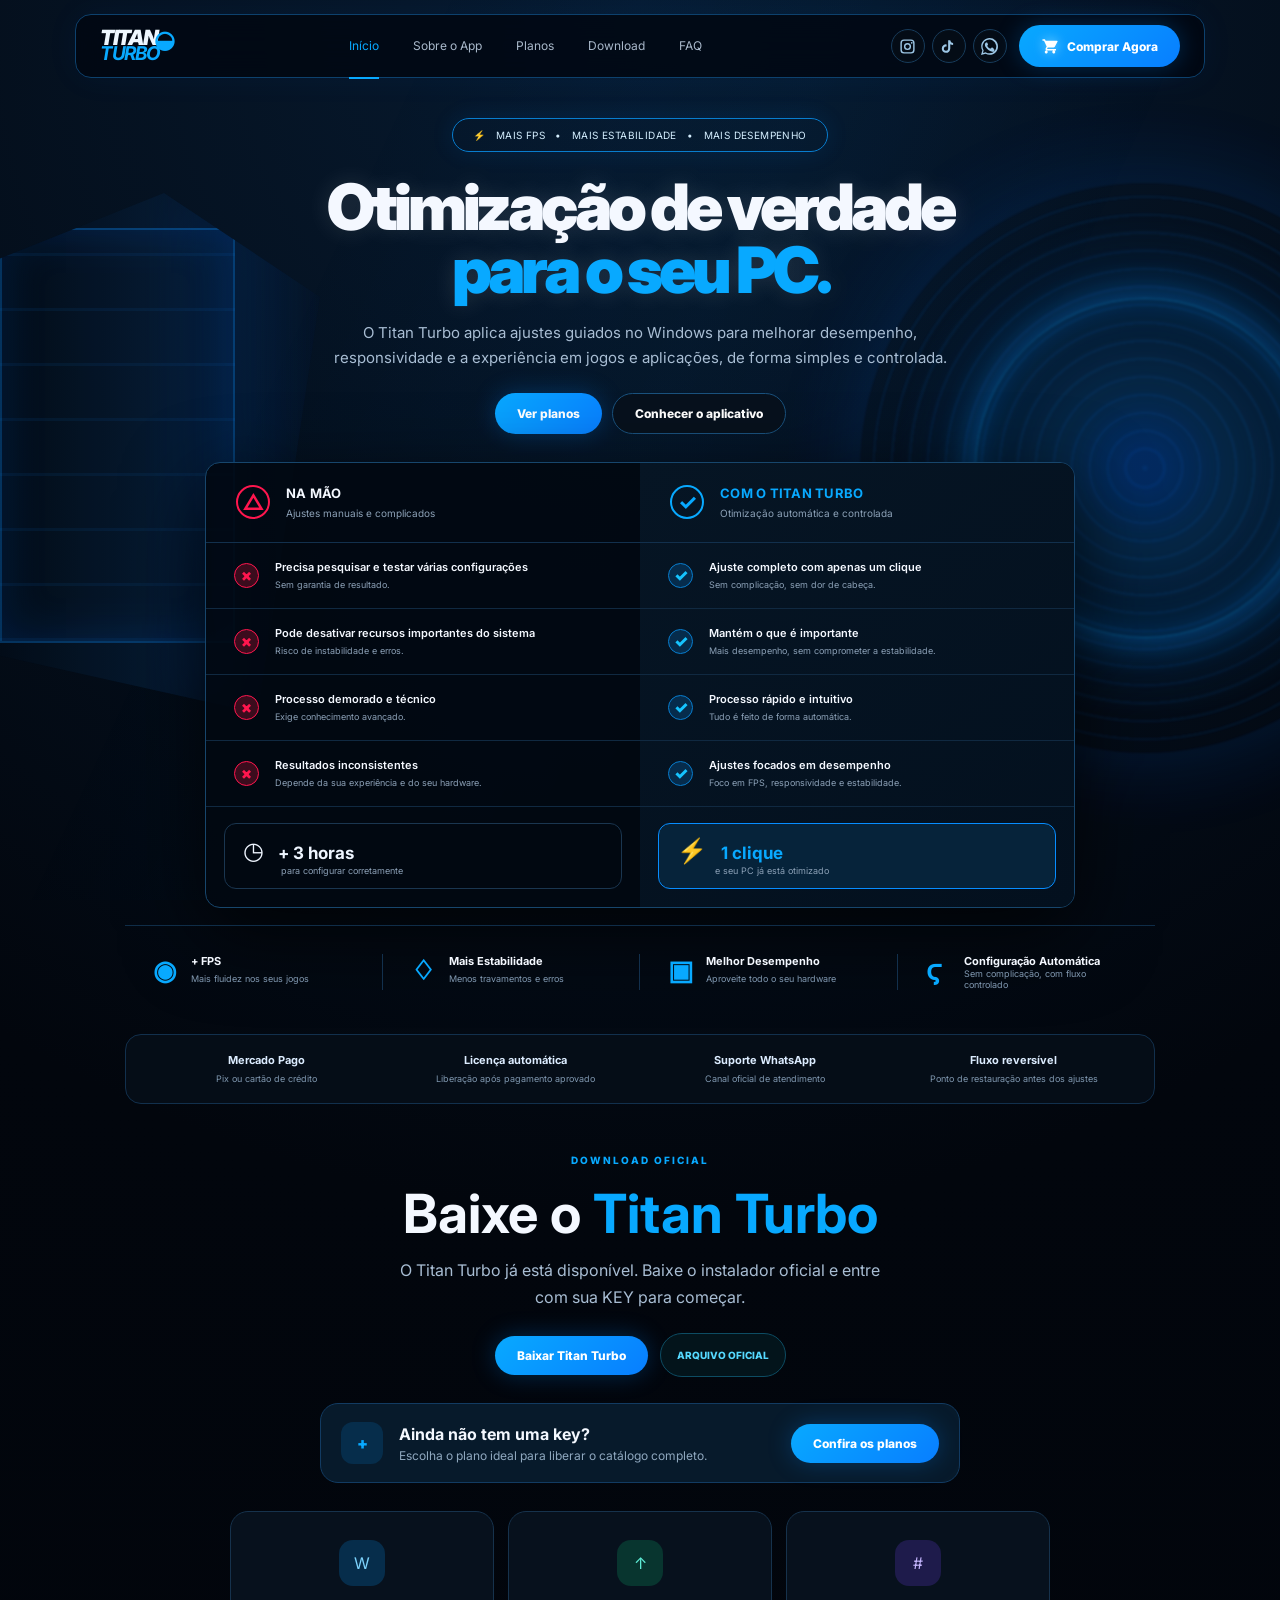
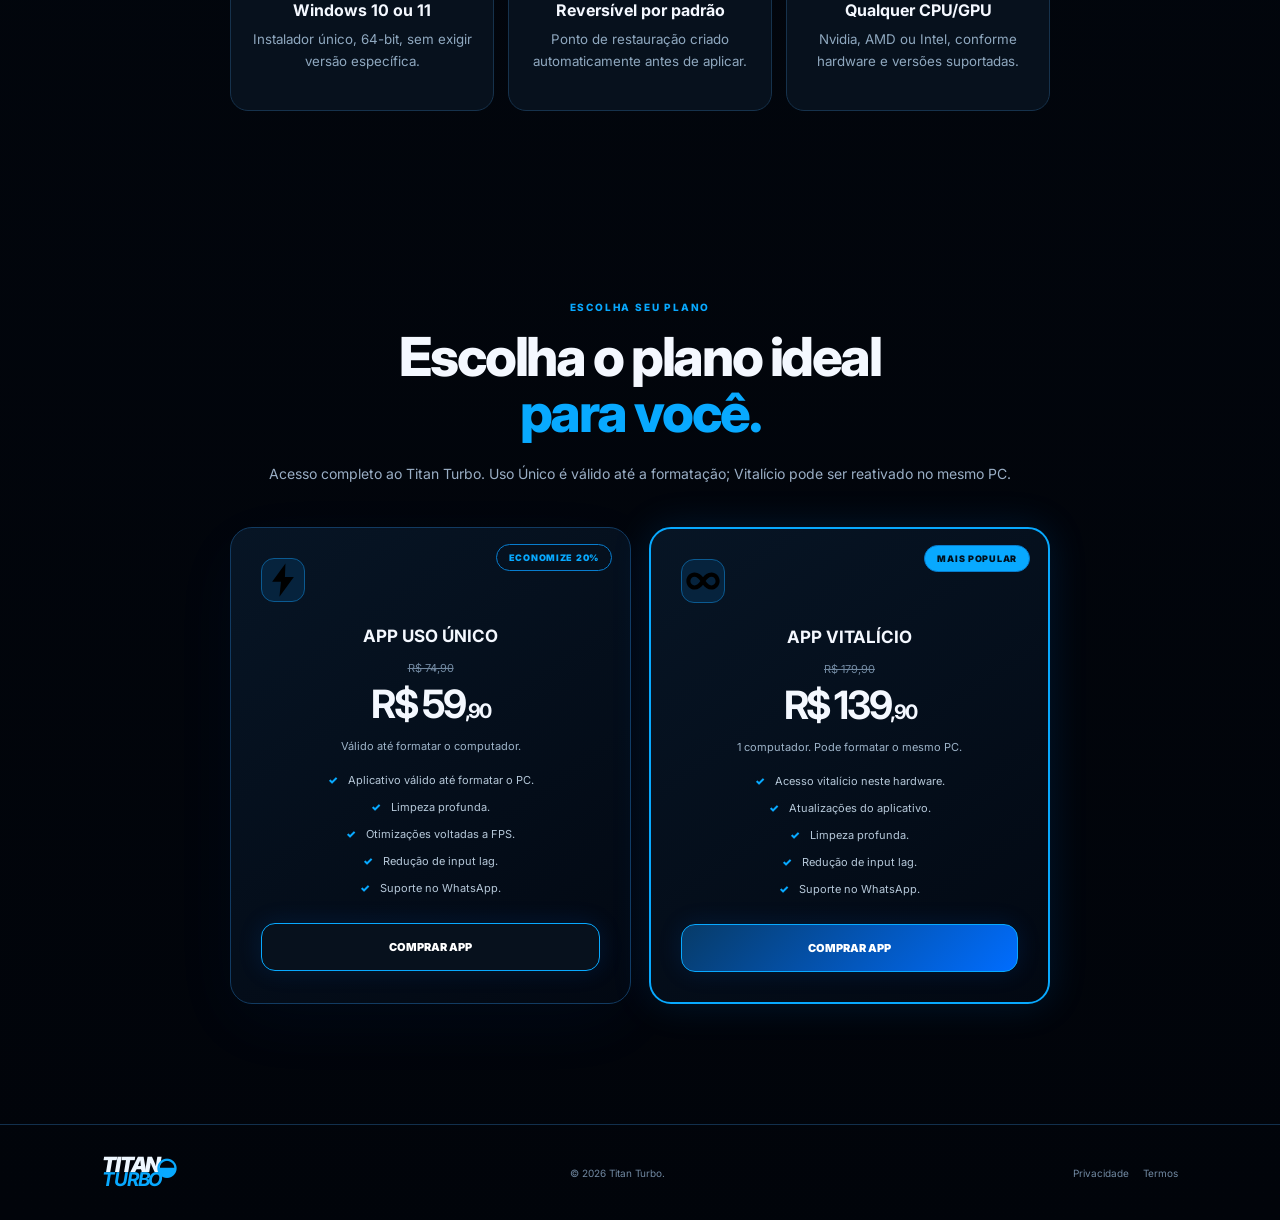
<file: index.html>
<!doctype html>
<html lang="pt-BR">
<head>
  <meta charset="UTF-8"><meta name="viewport" content="width=device-width, initial-scale=1">
  <title>TITAN TURBO — Otimização de verdade para o seu PC</title>
  <meta name="description" content="Otimize o Windows 10 ou 11 com ajustes guiados para desempenho, responsividade e jogos. Conheça o Titan Turbo, veja os planos e baixe o aplicativo.">
  <link rel="canonical" href="https://titanturbo.com.br/">
  <meta property="og:type" content="website">
  <meta property="og:locale" content="pt_BR">
  <meta property="og:site_name" content="Titan Turbo">
  <meta property="og:title" content="Titan Turbo — Otimização de desempenho para Windows">
  <meta property="og:description" content="Otimize o Windows 10 ou 11 com ajustes guiados para desempenho, responsividade e jogos. Conheça o Titan Turbo, veja os planos e baixe o aplicativo.">
  <meta property="og:url" content="https://titanturbo.com.br/">
  <meta property="og:image" content="https://titanturbo.com.br/app/titan-app-panel.png">
  <meta name="twitter:card" content="summary_large_image">
  <link rel="icon" href="favicon.svg?v=4" type="image/svg+xml">
  <link href="https://fonts.googleapis.com/css2?family=Inter:wght@400;500;600;700;800;900&display=swap" rel="stylesheet">
  <link rel="stylesheet" href="style.css?v=3">
  <link rel="stylesheet" href="logo.css">
  <link rel="stylesheet" href="home-plans-fix.css?v=1">
  <style>
    #home-dl{width:min(820px,calc(100% - 32px));margin:50px auto 70px;padding:0;text-align:center}
    #home-dl h2{font-size:clamp(36px,5vw,54px);line-height:1.05;margin:10px 0 14px}
    #home-dl .lead{max-width:480px;margin:0 auto 22px;color:#a8bdd3;line-height:1.7}
    #home-dl .rowbtns{display:flex;justify-content:center;align-items:center;gap:12px;flex-wrap:wrap;margin-bottom:26px}
    #home-dl .ok{display:inline-flex;align-items:center;height:44px;padding:0 16px;border-radius:999px;border:1px solid #0d4c63;background:#03141b;color:#55d9ff;font-size:10px;font-weight:800}
    #home-dl .box{display:flex;align-items:center;gap:16px;text-align:left;width:min(640px,100%);margin:0 auto 28px;padding:18px 20px;border-radius:18px;border:1px solid #123b62;background:#071a2b}
    #home-dl .sq{width:42px;height:42px;flex:0 0 42px;border-radius:12px;background:#062d4b;color:#08a9ff;display:grid;place-items:center;font-weight:900}
    #home-dl .box b{display:block}
    #home-dl .box span{display:block;color:#8fa8bf;font-size:12px;margin-top:4px}
    #home-dl .box .buy{margin-left:auto;white-space:nowrap}
    #home-dl .g3{display:grid;grid-template-columns:1fr 1fr 1fr;gap:14px}
    #home-dl .g3 article{border:1px solid #16324c;border-radius:18px;background:#07111d;padding:28px 16px;min-height:200px}
    #home-dl .g3 i{display:grid;place-items:center;width:46px;height:46px;margin:0 auto 14px;border-radius:14px;font-style:normal;background:#062d4b;color:#7dd3fc}
    #home-dl .g3 article:nth-child(2) i{background:#08352f;color:#5eead4}
    #home-dl .g3 article:nth-child(3) i{background:#1e1b4b;color:#c4b5fd}
    #home-dl .g3 b{display:block;margin-bottom:8px}
    #home-dl .g3 small{color:#8fa8bf;line-height:1.55}
    @media(max-width:700px){#home-dl .box{flex-wrap:wrap}#home-dl .box .buy{width:100%;margin-left:0}#home-dl .g3{grid-template-columns:1fr}}
  </style>
<script type="application/ld+json">{"@context":"https://schema.org","@type":"SoftwareApplication","name":"Titan Turbo","applicationCategory":"UtilitiesApplication","operatingSystem":"Windows 10, Windows 11","url":"https://titanturbo.com.br/","image":"https://titanturbo.com.br/app/titan-app-panel.png","offers":[{"@type":"Offer","name":"APP USO ÚNICO","price":"59.90","priceCurrency":"BRL","url":"https://titanturbo.com.br/checkout/?plan=once"},{"@type":"Offer","name":"APP VITALÍCIO","price":"139.90","priceCurrency":"BRL","url":"https://titanturbo.com.br/checkout/?plan=life"}]}</script>
</head>
<body>
<header class="topbar"><a class="brand" href="./"><span>TITAN</span><b>TURBO</b><i>◒</i></a>
<nav><a class="active" href="./">Início</a><a href="/app/">Sobre o App</a><a href="/planos/">Planos</a><a href="/download/">Download</a><a href="/faq/">FAQ</a></nav><details class="mobile-nav"><summary>Menu</summary><div><a href="/">Início</a><a href="/app/">Sobre o App</a><a href="/planos/">Planos</a><a href="/download/">Download</a><a href="/faq/">FAQ</a></div></details>
<div class="header-actions"><div class="header-socials" aria-label="Redes sociais">
  <a class="social-icon instagram" href="https://www.instagram.com/titanturbopro/" target="_blank" rel="noopener" aria-label="Instagram Titan Turbo" title="Instagram">
    <svg viewBox="0 0 24 24" aria-hidden="true"><path fill="currentColor" d="M7 2h10a5 5 0 0 1 5 5v10a5 5 0 0 1-5 5H7a5 5 0 0 1-5-5V7a5 5 0 0 1 5-5Zm0 2a3 3 0 0 0-3 3v10a3 3 0 0 0 3 3h10a3 3 0 0 0 3-3V7a3 3 0 0 0-3-3H7Zm11 1.5a1.25 1.25 0 1 1 0 2.5 1.25 1.25 0 0 1 0-2.5ZM12 7a5 5 0 1 1 0 10 5 5 0 0 1 0-10Zm0 2a3 3 0 1 0 0 6 3 3 0 0 0 0-6Z"/></svg>
  </a>
  <a class="social-icon tiktok" href="https://www.tiktok.com/@titanturbo.pro" target="_blank" rel="noopener" aria-label="TikTok Titan Turbo" title="TikTok">
    <svg viewBox="0 0 24 24" aria-hidden="true"><path fill="currentColor" d="M14.5 3c.4 2.2 1.7 3.6 4 4v3a8.1 8.1 0 0 1-4-1.2v6.1a6 6 0 1 1-5.2-5.9v3.1a3 3 0 1 0 2.2 2.8V3h3Z"/></svg>
  </a>
  <a class="social-icon whatsapp" href="https://wa.me/5519992597816" target="_blank" rel="noopener" aria-label="WhatsApp Titan Turbo" title="WhatsApp">
    <svg viewBox="0 0 24 24" aria-hidden="true"><path fill="currentColor" d="M20.5 3.5A11.8 11.8 0 0 0 12.1 0C5.6 0 .3 5.3.3 11.8c0 2.1.5 4.1 1.6 5.9L0 24l6.5-1.7a11.8 11.8 0 0 0 5.6 1.4h.1c6.5 0 11.8-5.3 11.8-11.8 0-3.2-1.2-6.1-3.5-8.4ZM12.2 21.7h-.1c-1.8 0-3.5-.5-5-1.4l-.4-.2-3.9 1 1-3.8-.3-.4a9.7 9.7 0 1 1 8.7 4.8Zm5.3-7.3c-.3-.2-1.7-.8-2-.9-.3-.1-.5-.2-.7.2-.2.3-.8.9-1 1.1-.2.2-.4.2-.7.1-1.8-.9-3-1.6-4.2-3.7-.3-.5.3-.5.9-1.7.1-.2 0-.4 0-.6l-.9-2.1c-.2-.5-.5-.5-.7-.5h-.6c-.2 0-.6.1-.9.4-.3.4-1.2 1.2-1.2 2.9s1.2 3.4 1.4 3.6c.2.2 2.4 3.7 5.9 5.2 3.5 1.5 3.5 1 4.1.9.6-.1 1.7-.7 1.9-1.4.2-.7.2-1.3.2-1.4-.1-.1-.3-.2-.6-.3Z"/></svg>
  </a>
</div><a class="buy buy-cart" href="/planos/" aria-label="Comprar Agora"><svg viewBox="0 0 24 24" width="18" height="18" aria-hidden="true"><path fill="currentColor" d="M7 18c-1.1 0-1.99.9-1.99 2S5.9 22 7 22s2-.9 2-2-.9-2-2-2zm10 0c-1.1 0-1.99.9-1.99 2S15.9 22 17 22s2-.9 2-2-.9-2-2-2zM7.2 14h9.45c.75 0 1.41-.41 1.75-1.03l3.58-6.49A1 1 0 0 0 21.1 5H6.21L5.27 3H2v2h2l3.6 7.59-1.35 2.44C5.52 16.37 6.48 18 8 18h12v-2H8l1.1-2z"/></svg> Comprar Agora</a></div></header>
<main>
<section class="hero" id="inicio"><div class="hero-bg left-hardware"></div><div class="hero-bg right-turbo"></div><div class="hero-content"><div class="pill">⚡ &nbsp; MAIS FPS &nbsp; • &nbsp; MAIS ESTABILIDADE &nbsp; • &nbsp; MAIS DESEMPENHO</div><h1>Otimização de verdade<br><em>para o seu PC.</em></h1><p>O Titan Turbo aplica ajustes guiados no Windows para melhorar desempenho, responsividade e a experiência em jogos e aplicações, de forma simples e controlada.</p>
    <div class="hero-actions"><a class="buy" href="/planos/">Ver planos</a><a class="buy secondary" href="/app/">Conhecer o aplicativo</a></div></div><div class="compare" id="app"><div class="compare-col manual"><div class="compare-head"><strong>△</strong><div><b>NA MÃO</b><small>Ajustes manuais e complicados</small></div></div><div class="row"><span>×</span><p>Precisa pesquisar e testar várias configurações<small>Sem garantia de resultado.</small></p></div><div class="row"><span>×</span><p>Pode desativar recursos importantes do sistema<small>Risco de instabilidade e erros.</small></p></div><div class="row"><span>×</span><p>Processo demorado e técnico<small>Exige conhecimento avançado.</small></p></div><div class="row"><span>×</span><p>Resultados inconsistentes<small>Depende da sua experiência e do seu hardware.</small></p></div><div class="time">◷ <b>+ 3 horas</b><small>para configurar corretamente</small></div></div><div class="compare-col titan"><div class="compare-head"><strong>✓</strong><div><b>COM O TITAN TURBO</b><small>Otimização automática e controlada</small></div></div><div class="row"><span>✓</span><p>Ajuste completo com apenas um clique<small>Sem complicação, sem dor de cabeça.</small></p></div><div class="row"><span>✓</span><p>Mantém o que é importante<small>Mais desempenho, sem comprometer a estabilidade.</small></p></div><div class="row"><span>✓</span><p>Processo rápido e intuitivo<small>Tudo é feito de forma automática.</small></p></div><div class="row"><span>✓</span><p>Ajustes focados em desempenho<small>Foco em FPS, responsividade e estabilidade.</small></p></div><div class="time turbo">⚡ <b>1 clique</b><small>e seu PC já está otimizado</small></div></div></div></section>
<section class="benefits"><div><strong>◉</strong><b>+ FPS</b><small>Mais fluidez nos seus jogos</small></div><div><strong>♢</strong><b>Mais Estabilidade</b><small>Menos travamentos e erros</small></div><div><strong>▣</strong><b>Melhor Desempenho</b><small>Aproveite todo o seu hardware</small></div><div><strong>ϛ</strong><b>Configuração Automática</b><small>Sem complicação, com fluxo controlado</small></div></section>
<section class="trust-strip" aria-label="Confiança"><div><b>Mercado Pago</b><small>Pix ou cartão de crédito</small></div><div><b>Licença automática</b><small>Liberação após pagamento aprovado</small></div><div><b>Suporte WhatsApp</b><small>Canal oficial de atendimento</small></div><div><b>Fluxo reversível</b><small>Ponto de restauração antes dos ajustes</small></div></section>
<section id="home-dl">
  <div class="eyebrow">DOWNLOAD OFICIAL</div>
  <h2>Baixe o <em>Titan Turbo</em></h2>
  <p class="lead">O Titan Turbo já está disponível. Baixe o instalador oficial e entre com sua KEY para começar.</p>
  <div class="rowbtns">
    <a class="buy" data-track-download href="https://github.com/juniorcava00-cmd/site/releases/download/v1.0/TitanTurboPRO-V1809.zip" target="_blank" rel="noopener">Baixar Titan Turbo</a>
    <span class="ok">ARQUIVO OFICIAL</span>
  </div>
  <div class="box">
    <div class="sq">+</div>
    <div><b>Ainda não tem uma key?</b><span>Escolha o plano ideal para liberar o catálogo completo.</span></div>
    <a class="buy" href="/planos/">Confira os planos</a>
  </div>
  <div class="g3">
    <article><i>W</i><b>Windows 10 ou 11</b><small>Instalador único, 64-bit, sem exigir versão específica.</small></article>
    <article><i>↑</i><b>Reversível por padrão</b><small>Ponto de restauração criado automaticamente antes de aplicar.</small></article>
    <article><i>#</i><b>Qualquer CPU/GPU</b><small>Nvidia, AMD ou Intel, conforme hardware e versões suportadas.</small></article>
  </div>
</section>
<section class="below" id="planos"></section>
</main>
<footer><a class="brand" href="/"><span>TITAN</span><b>TURBO</b><i>◒</i></a><span>© 2026 Titan Turbo.</span><div class="social-links"><a href="/privacidade/">Privacidade</a><a href="/termos/">Termos</a></div></footer>
<script src="/tracking-config.js"></script>
<script src="/analytics.js"></script>
<script src="script.js"></script>
</body></html>
</file>
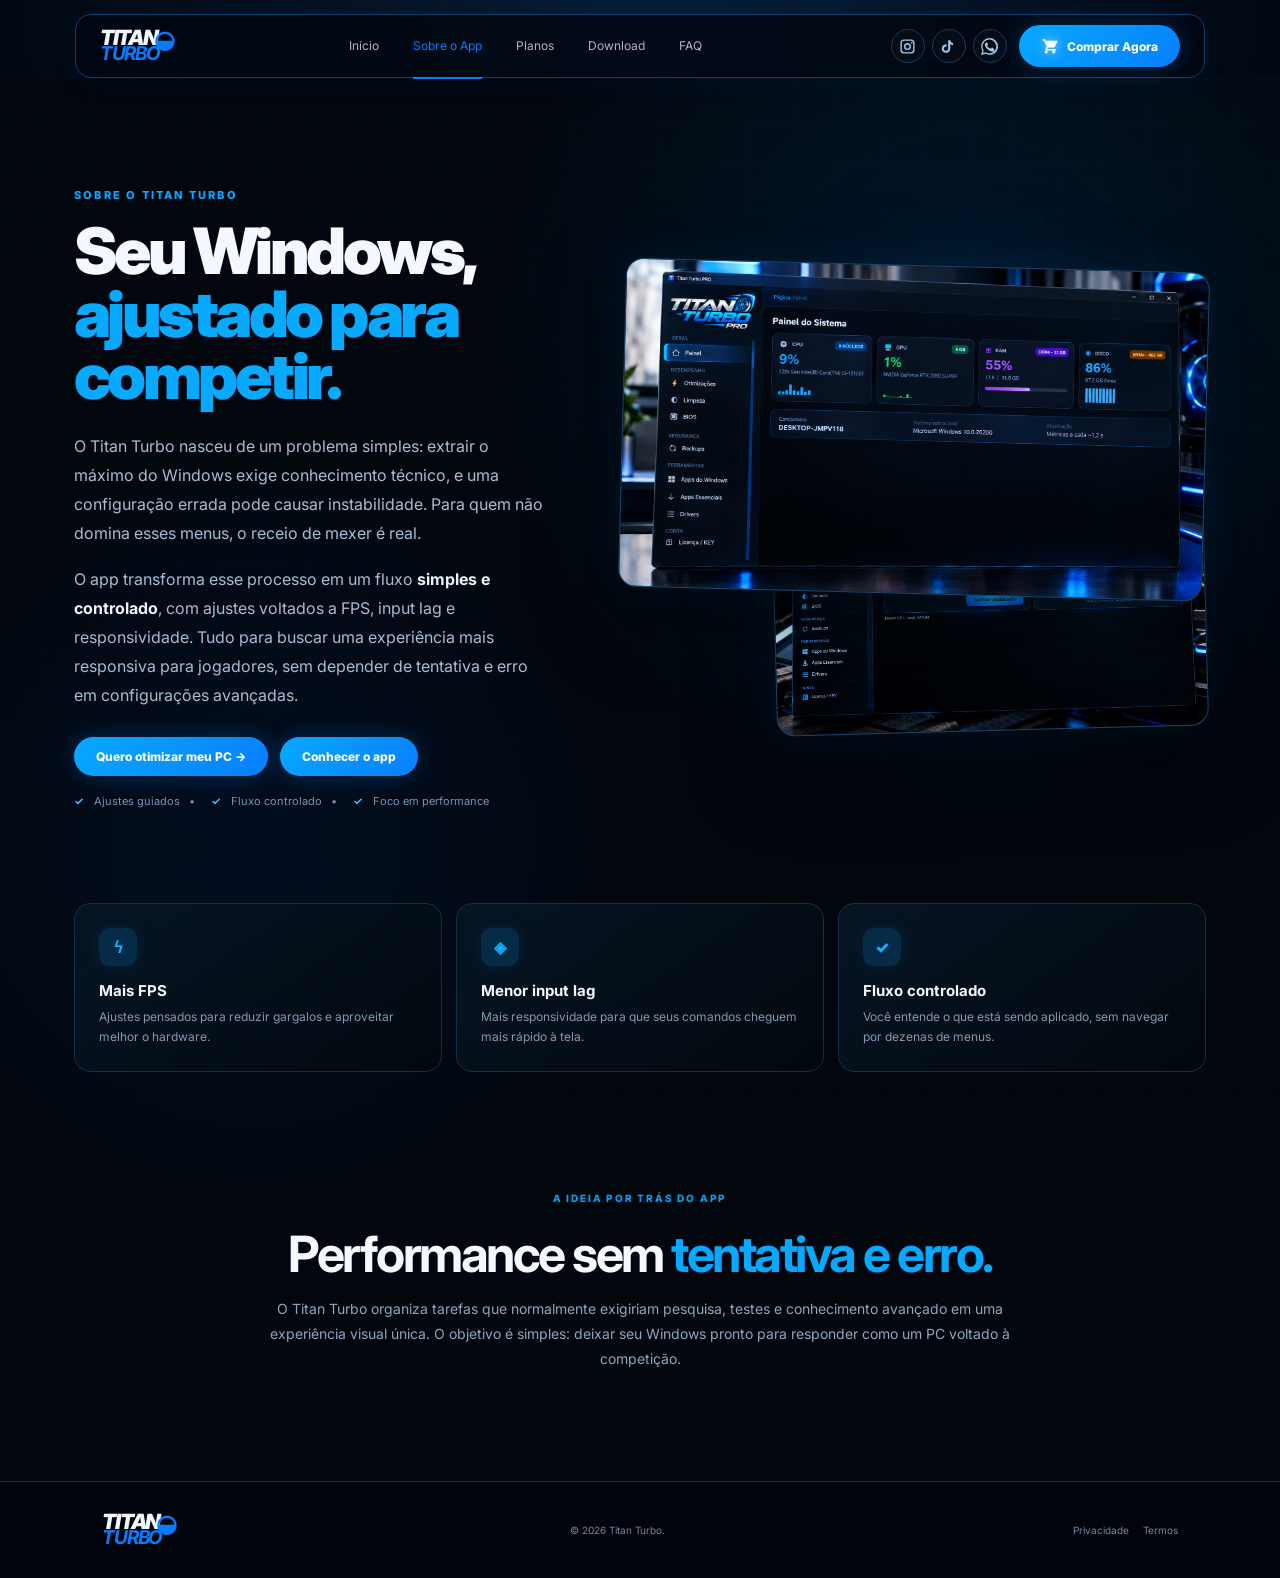
<file: app/index.html>
<!doctype html>
<html lang="pt-BR">
<head>
<meta charset="UTF-8"><meta name="viewport" content="width=device-width, initial-scale=1">
<title>Sobre o App — Titan Turbo</title>
  <meta name="description" content="Conheça o Titan Turbo: aplicativo para Windows com ajustes guiados de desempenho, limpeza, responsividade e ferramentas para otimização do PC.">
  <link rel="canonical" href="https://titanturbo.com.br/app/">
  <meta property="og:type" content="website">
  <meta property="og:locale" content="pt_BR">
  <meta property="og:site_name" content="Titan Turbo">
  <meta property="og:title" content="Sobre o Titan Turbo — Otimização guiada para Windows">
  <meta property="og:description" content="Conheça o Titan Turbo: aplicativo para Windows com ajustes guiados de desempenho, limpeza, responsividade e ferramentas para otimização do PC.">
  <meta property="og:url" content="https://titanturbo.com.br/app/">
  <meta property="og:image" content="https://titanturbo.com.br/app/titan-app-panel.png">
  <meta name="twitter:card" content="summary_large_image">
<link rel="preconnect" href="https://fonts.googleapis.com">
<link href="https://fonts.googleapis.com/css2?family=Inter:wght@400;500;600;700;800;900&display=swap" rel="stylesheet">
<link rel="stylesheet" href="../style.css?v=4"><link rel="stylesheet" href="../logo.css">
<link rel="icon" href="/favicon.svg?v=2" type="image/svg+xml">
<style>
:root{--cyan:#08a9ff;--blue:#087cff;--ink:#020812;--panel:#071525;--muted:#8fa8bf}
.app-page{position:relative;overflow:hidden;background:radial-gradient(circle at 75% 18%,rgba(0,146,255,.12),transparent 32%),radial-gradient(circle at 20% 55%,rgba(0,89,255,.08),transparent 30%),#02070e}
.app-page:before{content:"";position:absolute;inset:0;pointer-events:none;background-image:linear-gradient(rgba(25,130,210,.035) 1px,transparent 1px),linear-gradient(90deg,rgba(25,130,210,.035) 1px,transparent 1px);background-size:44px 44px;mask-image:linear-gradient(to bottom,#000,transparent 78%)}
.app-hero{position:relative;z-index:1;max-width:1180px;margin:auto;padding:110px 24px 70px;display:grid;grid-template-columns:minmax(0,.9fr) minmax(0,1.1fr);gap:70px;align-items:center}
.app-copy .eyebrow{color:var(--cyan);font-size:11px;font-weight:800;letter-spacing:.2em;margin-bottom:18px}
.app-copy h1{font-size:clamp(42px,5vw,68px);line-height:.98;letter-spacing:-.055em;margin:0 0 24px;font-weight:900}
.app-copy h1 em{font-style:normal;color:var(--cyan)}
.app-copy .lead{color:#a8bdd3;font-size:16px;line-height:1.8;max-width:570px;margin:0 0 18px}
.app-copy .lead strong{color:#eaf5ff}
.app-actions{display:flex;gap:12px;flex-wrap:wrap;margin-top:28px}.app-actions .buy{display:inline-flex;align-items:center;gap:8px}
.app-note{display:flex;gap:10px;align-items:center;color:#7894ad;font-size:11px;margin-top:18px}.app-note b{color:#3fc5ff}
.showcase{position:relative;min-width:0;perspective:1000px}
.glow{position:absolute;width:340px;height:340px;right:10%;top:15%;background:rgba(0,139,255,.18);filter:blur(80px);border-radius:50%}
.screen{position:relative;border:1px solid #16476f;border-radius:18px;background:#020912;box-shadow:0 30px 80px rgba(0,0,0,.55),0 0 45px rgba(0,145,255,.1);overflow:hidden}
.screen + .screen{width:74%;margin:-105px 0 0 auto;transform:rotate(-1.5deg);z-index:2}
.screen.main{transform:rotate(1.5deg);z-index:3}
.windowbar{height:36px;padding:0 13px;display:flex;align-items:center;gap:8px;background:linear-gradient(90deg,#06172a,#07111d);border-bottom:1px solid #123452;color:#d9ecff;font-size:10px;font-weight:700}.windowbar i{width:10px;height:10px;border-radius:3px;background:#078cff;box-shadow:0 0 12px #078cff}.dots{margin-left:auto;display:flex;gap:5px}.dots span{width:7px;height:7px;border-radius:50%;border:1px solid #49657d}
.mock{display:grid;grid-template-columns:108px 1fr;min-height:280px}.side{padding:16px 10px;background:linear-gradient(180deg,#04101d,#020913);border-right:1px solid #12314b}.mini-logo{font-size:17px;font-weight:900;font-style:italic;letter-spacing:-.08em;margin:0 0 22px;color:#fff}.mini-logo em{color:#079cff;font-style:normal}.navgroup{color:#198fd4;font-size:7px;font-weight:800;letter-spacing:.13em;margin:12px 6px 7px}.navitem{padding:7px 7px;border-radius:6px;color:#b6cbe0;font-size:8px}.navitem.active{background:linear-gradient(90deg,rgba(0,135,255,.3),transparent);color:#fff;border-left:2px solid #00aaff}.content{padding:18px}.crumb{color:#0b9cf2;font-size:9px;margin-bottom:17px}.mock-title{font-size:15px;font-weight:800;margin-bottom:16px}.statgrid{display:grid;grid-template-columns:repeat(4,1fr);gap:7px}.stat{border:1px solid #173d5e;border-radius:9px;padding:11px;background:linear-gradient(145deg,#081a2d,#030a12)}.stat small{font-size:7px;color:#7fa1bd}.stat b{display:block;font-size:18px;margin:7px 0 3px;color:#16aaff}.stat:nth-child(2) b{color:#10d47a}.stat:nth-child(3) b{color:#a65cff}.stat:nth-child(4) b{color:#ffad18}.stat span{font-size:6px;color:#66839d}.info{height:42px;border:1px solid #17476d;border-radius:9px;margin-top:10px;display:flex;align-items:center;justify-content:space-around;color:#9bb6cc;font-size:7px}.drivercards{display:grid;grid-template-columns:1fr 1fr;gap:9px}.driver{border:1px solid #12659b;border-radius:10px;padding:13px;background:linear-gradient(145deg,#06182a,#030a11);min-height:130px}.driver b{display:block;color:#09a7ff;font-size:8px;margin-bottom:4px}.driver strong{font-size:12px;line-height:1.1}.driver p{font-size:7px;color:#7fa1bd;margin-top:13px}.check{display:inline-block;border:1px solid #17618d;color:#79b9dd;border-radius:999px;padding:4px 6px;font-size:6px;margin-top:8px}
.features{position:relative;z-index:1;max-width:1180px;margin:0 auto;padding:25px 24px 100px;display:grid;grid-template-columns:repeat(3,1fr);gap:14px}.feature{padding:24px;border:1px solid #12304a;background:linear-gradient(145deg,rgba(7,22,37,.9),rgba(2,8,14,.9));border-radius:16px}.feature .ico{width:38px;height:38px;border-radius:11px;display:grid;place-items:center;background:#062b47;color:#14aeff;font-weight:900;margin-bottom:15px;box-shadow:0 0 20px rgba(0,157,255,.12)}.feature h3{font-size:15px;margin:0 0 7px}.feature p{font-size:12px;line-height:1.65;color:#819ab0;margin:0}
.story{position:relative;z-index:1;max-width:1180px;margin:auto;padding:20px 24px 110px;text-align:center}.story .eyebrow{color:#079ff0;font-size:10px;letter-spacing:.18em;font-weight:800}.story h2{font-size:clamp(32px,4vw,50px);letter-spacing:-.05em;margin:12px 0}.story h2 em{color:#09a8ff;font-style:normal}.story p{max-width:760px;margin:0 auto;color:#8ea7bd;line-height:1.8;font-size:14px}
@media(max-width:900px){.app-hero{grid-template-columns:1fr;gap:45px;padding-top:80px}.showcase{max-width:760px;margin:auto;width:100%}.features{grid-template-columns:1fr}.screen + .screen{margin-top:-65px;width:82%}}
@media(max-width:600px){.app-hero{padding:65px 18px 45px}.app-copy h1{font-size:42px}.mock{grid-template-columns:72px 1fr}.side{padding:12px 6px}.statgrid{grid-template-columns:1fr 1fr}.screen + .screen{width:90%;margin-top:-45px}.features,.story{padding-left:18px;padding-right:18px}.drivercards{grid-template-columns:1fr}}
</style>
</head>
<body>
<header class="topbar"><a class="brand" href="/"><span>TITAN</span><b>TURBO</b><i>◒</i></a><nav><a href="/">Início</a><a class="active" href="/app/">Sobre o App</a><a href="/planos/">Planos</a><a href="/download/">Download</a><a href="/faq/">FAQ</a></nav><details class="mobile-nav"><summary>Menu</summary><div><a href="/">Início</a><a href="/app/">Sobre o App</a><a href="/planos/">Planos</a><a href="/download/">Download</a><a href="/faq/">FAQ</a></div></details><div class="header-actions"><div class="header-socials" aria-label="Redes sociais">
  <a class="social-icon instagram" href="https://www.instagram.com/titanturbopro/" target="_blank" rel="noopener" aria-label="Instagram Titan Turbo" title="Instagram">
    <svg viewBox="0 0 24 24" aria-hidden="true"><path fill="currentColor" d="M7 2h10a5 5 0 0 1 5 5v10a5 5 0 0 1-5 5H7a5 5 0 0 1-5-5V7a5 5 0 0 1 5-5Zm0 2a3 3 0 0 0-3 3v10a3 3 0 0 0 3 3h10a3 3 0 0 0 3-3V7a3 3 0 0 0-3-3H7Zm11 1.5a1.25 1.25 0 1 1 0 2.5 1.25 1.25 0 0 1 0-2.5ZM12 7a5 5 0 1 1 0 10 5 5 0 0 1 0-10Zm0 2a3 3 0 1 0 0 6 3 3 0 0 0 0-6Z"/></svg>
  </a>
  <a class="social-icon tiktok" href="https://www.tiktok.com/@titanturbo.pro" target="_blank" rel="noopener" aria-label="TikTok Titan Turbo" title="TikTok">
    <svg viewBox="0 0 24 24" aria-hidden="true"><path fill="currentColor" d="M14.5 3c.4 2.2 1.7 3.6 4 4v3a8.1 8.1 0 0 1-4-1.2v6.1a6 6 0 1 1-5.2-5.9v3.1a3 3 0 1 0 2.2 2.8V3h3Z"/></svg>
  </a>
  <a class="social-icon whatsapp" href="https://wa.me/5519992597816" target="_blank" rel="noopener" aria-label="WhatsApp Titan Turbo" title="WhatsApp">
    <svg viewBox="0 0 24 24" aria-hidden="true"><path fill="currentColor" d="M20.5 3.5A11.8 11.8 0 0 0 12.1 0C5.6 0 .3 5.3.3 11.8c0 2.1.5 4.1 1.6 5.9L0 24l6.5-1.7a11.8 11.8 0 0 0 5.6 1.4h.1c6.5 0 11.8-5.3 11.8-11.8 0-3.2-1.2-6.1-3.5-8.4ZM12.2 21.7h-.1c-1.8 0-3.5-.5-5-1.4l-.4-.2-3.9 1 1-3.8-.3-.4a9.7 9.7 0 1 1 8.7 4.8Zm5.3-7.3c-.3-.2-1.7-.8-2-.9-.3-.1-.5-.2-.7.2-.2.3-.8.9-1 1.1-.2.2-.4.2-.7.1-1.8-.9-3-1.6-4.2-3.7-.3-.5.3-.5.9-1.7.1-.2 0-.4 0-.6l-.9-2.1c-.2-.5-.5-.5-.7-.5h-.6c-.2 0-.6.1-.9.4-.3.4-1.2 1.2-1.2 2.9s1.2 3.4 1.4 3.6c.2.2 2.4 3.7 5.9 5.2 3.5 1.5 3.5 1 4.1.9.6-.1 1.7-.7 1.9-1.4.2-.7.2-1.3.2-1.4-.1-.1-.3-.2-.6-.3Z"/></svg>
  </a>
</div><a class="buy buy-cart" href="/planos/"><svg viewBox="0 0 24 24" width="18" height="18"><path fill="currentColor" d="M7 18c-1.1 0-1.99.9-1.99 2S5.9 22 7 22s2-.9 2-2-.9-2-2-2zm10 0c-1.1 0-1.99.9-1.99 2S15.9 22 17 22s2-.9 2-2-.9-2-2-2zM7.2 14h9.45c.75 0 1.41-.41 1.75-1.03l3.58-6.49A1 1 0 0 0 21.1 5H6.21L5.27 3H2v2h2l3.6 7.59-1.35 2.44C5.52 16.37 6.48 18 8 18h12v-2H8l1.1-2z"/></svg> Comprar Agora</a></div></header>
<main class="app-page">
<section class="app-hero">
<div class="app-copy"><div class="eyebrow">SOBRE O TITAN TURBO</div><h1>Seu Windows,<br><em>ajustado para competir.</em></h1><p class="lead">O Titan Turbo nasceu de um problema simples: extrair o máximo do Windows exige conhecimento técnico, e uma configuração errada pode causar instabilidade. Para quem não domina esses menus, o receio de mexer é real.</p><p class="lead">O app transforma esse processo em um fluxo <strong>simples e controlado</strong>, com ajustes voltados a FPS, input lag e responsividade. Tudo para buscar uma experiência mais responsiva para jogadores, sem depender de tentativa e erro em configurações avançadas.</p><div class="app-actions"><a class="buy" href="/planos/">Quero otimizar meu PC →</a><a class="buy" href="/download/">Conhecer o app</a></div><div class="app-note"><b>✓</b> Ajustes guiados &nbsp; • &nbsp; <b>✓</b> Fluxo controlado &nbsp; • &nbsp; <b>✓</b> Foco em performance</div></div>
<div class="showcase"><div class="glow"></div>
<div class="screen main"><div class="windowbar"><i></i> Titan Turbo PRO <span>Painel</span><div class="dots"><span></span><span></span><span></span></div></div><div class="mock"><aside class="side"><div class="mini-logo">TITAN <em>TURBO</em><br><small>PRO</small></div><div class="navgroup">GERAL</div><div class="navitem active">⌂ &nbsp; Painel</div><div class="navgroup">DESEMPENHO</div><div class="navitem">ϟ &nbsp; Otimizações</div><div class="navitem">◐ &nbsp; Limpeza</div><div class="navitem">▣ &nbsp; BIOS</div><div class="navgroup">SEGURANÇA</div><div class="navitem">↻ &nbsp; Backups</div><div class="navgroup">FERRAMENTAS</div><div class="navitem">▦ &nbsp; Apps</div><div class="navitem">☷ &nbsp; Drivers</div></aside><div class="content"><div class="crumb">Página: Painel</div><div class="mock-title">Painel do Sistema</div><div class="statgrid"><div class="stat"><small>CPU</small><b>9%</b><span>8 NÚCLEOS</span></div><div class="stat"><small>GPU</small><b>1%</b><span>4 GB</span></div><div class="stat"><small>RAM</small><b>55%</b><span>DDR4 • 32 GB</span></div><div class="stat"><small>DISCO</small><b>86%</b><span>NVMe • 465 GB</span></div></div><div class="info"><span>Computador<br><b>DESKTOP</b></span><span>Sistema operacional<br><b>Windows</b></span><span>Atualização<br><b>~1,2 s</b></span></div></div></div></div>
<div class="screen"><div class="windowbar"><i></i> Titan Turbo PRO <span>Drivers</span><div class="dots"><span></span><span></span><span></span></div></div><div class="mock"><aside class="side"><div class="mini-logo">TITAN <em>TURBO</em></div><div class="navgroup">FERRAMENTAS</div><div class="navitem active">☷ &nbsp; Drivers</div></aside><div class="content"><div class="crumb">Página: Drivers</div><div class="mock-title">Drivers</div><div class="drivercards"><div class="driver"><b>GPU — NVIDIA</b><strong>NVIDIA GeForce RTX</strong><p>Versão instalada: 516.94</p><span class="check">Ainda não verificado</span></div><div class="driver"><b>CHIPSET — INTEL</b><strong>13th Gen Intel Core</strong><p>Identificação automática do hardware.</p><span class="check">Nenhum driver disponível</span></div></div></div></div></div>
</div></section>
<section class="features"><article class="feature"><div class="ico">ϟ</div><h3>Mais FPS</h3><p>Ajustes pensados para reduzir gargalos e aproveitar melhor o hardware.</p></article><article class="feature"><div class="ico">◈</div><h3>Menor input lag</h3><p>Mais responsividade para que seus comandos cheguem mais rápido à tela.</p></article><article class="feature"><div class="ico">✓</div><h3>Fluxo controlado</h3><p>Você entende o que está sendo aplicado, sem navegar por dezenas de menus.</p></article></section>
<section class="story"><div class="eyebrow">A IDEIA POR TRÁS DO APP</div><h2>Performance sem <em>tentativa e erro.</em></h2><p>O Titan Turbo organiza tarefas que normalmente exigiriam pesquisa, testes e conhecimento avançado em uma experiência visual única. O objetivo é simples: deixar seu Windows pronto para responder como um PC voltado à competição.</p></section>
</main>
<footer><a class="brand" href="/"><span>TITAN</span><b>TURBO</b><i>◒</i></a><span>© 2026 Titan Turbo.</span><div class="social-links"><a href="/privacidade/">Privacidade</a><a href="/termos/">Termos</a></div></footer>
<script src="/tracking-config.js"></script>
<script src="/analytics.js"></script>
</body></html>
</file>
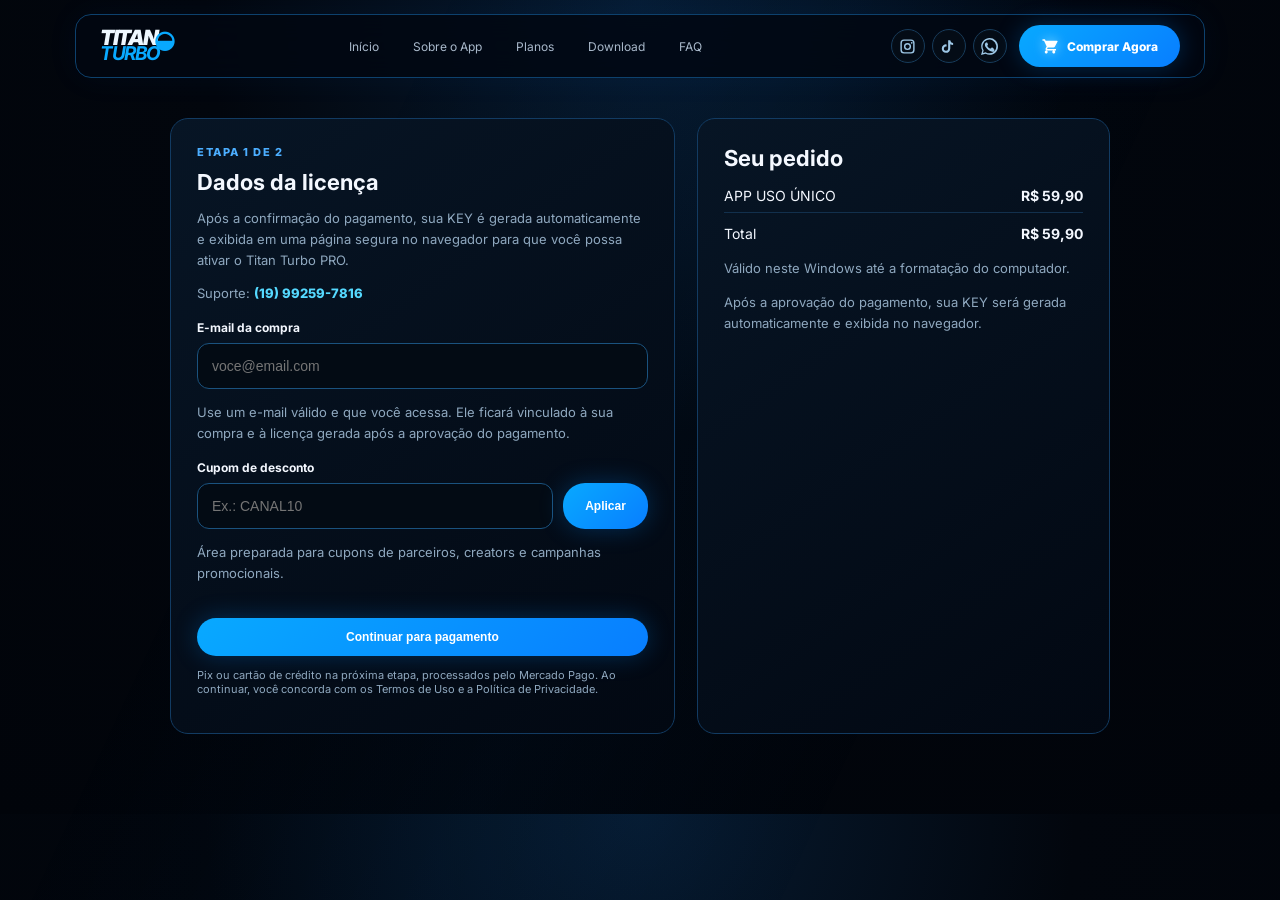
<file: checkout/index.html>
<!doctype html>
<html lang="pt-BR">
<head>
  <meta charset="UTF-8"><meta name="viewport" content="width=device-width, initial-scale=1">
  <title>Finalizar compra — Titan Turbo</title>
  <meta name="robots" content="noindex,nofollow">
  <meta name="description" content="Finalize sua compra do Titan Turbo com segurança pelo Mercado Pago. Pagamento por Pix ou cartão de crédito.">
  <link rel="canonical" href="https://titanturbo.com.br/checkout/">
  <link rel="preconnect" href="https://fonts.googleapis.com">
  <link href="https://fonts.googleapis.com/css2?family=Inter:wght@400;500;600;700;800;900&display=swap" rel="stylesheet">
  <link rel="stylesheet" href="../style.css"><link rel="stylesheet" href="../logo.css">
  <style>
    .co{max-width:980px;margin:40px auto 80px;padding:0 20px;display:grid;grid-template-columns:1.1fr .9fr;gap:22px}
    .card{border:1px solid #123b62;border-radius:18px;background:linear-gradient(145deg,#071525,#020812);padding:26px}
    .card h2{margin:0 0 8px;font-size:22px}
    .muted{color:#8fa8bf;font-size:13px;line-height:1.6}
    label{display:block;font-size:12px;font-weight:700;margin:16px 0 8px}
    input{width:100%;padding:14px;border-radius:12px;border:1px solid #1a527e;background:#030b14;color:#fff;font-size:14px}
    .row2{display:flex;gap:10px}
    .machine{background:#0D0D0F;border:1px solid #2a2a30;border-radius:16px;padding:18px;text-align:center;margin-top:16px}
    .machine .logo{font-weight:900;letter-spacing:.08em;color:#60A5FA;margin-bottom:10px}
    .machine .code{font-family:Consolas,monospace;color:#60A5FA;font-size:12px;word-break:break-all;margin:8px 0 12px}
    .machine .btn{display:inline-block;border-radius:999px;border:1px solid #3a3a42;padding:8px 16px;font-size:12px;background:#1A1A1F}
    .wa{color:#55d9ff;font-weight:800}
    .step{font-size:11px;letter-spacing:.14em;color:#4caeff;font-weight:800;margin-bottom:10px}
    .sum li{display:flex;justify-content:space-between;margin:8px 0;font-size:14px}
    .pay-note{font-size:11px;color:#8fa8bf;margin-top:12px}
    @media(max-width:800px){.co{grid-template-columns:1fr}}
  </style>
</head>
<body>
<header class="topbar"><a class="brand" href="/"><span>TITAN</span><b>TURBO</b><i>◒</i></a>
<nav><a href="/">Início</a><a href="/app/">Sobre o App</a><a href="/planos/">Planos</a><a href="/download/">Download</a><a href="/faq/">FAQ</a></nav><details class="mobile-nav"><summary>Menu</summary><div><a href="/">Início</a><a href="/app/">Sobre o App</a><a href="/planos/">Planos</a><a href="/download/">Download</a><a href="/faq/">FAQ</a></div></details>
<div class="header-actions"><div class="header-socials" aria-label="Redes sociais">
  <a class="social-icon instagram" href="https://www.instagram.com/titanturbopro/" target="_blank" rel="noopener" aria-label="Instagram Titan Turbo" title="Instagram">
    <svg viewBox="0 0 24 24" aria-hidden="true"><path fill="currentColor" d="M7 2h10a5 5 0 0 1 5 5v10a5 5 0 0 1-5 5H7a5 5 0 0 1-5-5V7a5 5 0 0 1 5-5Zm0 2a3 3 0 0 0-3 3v10a3 3 0 0 0 3 3h10a3 3 0 0 0 3-3V7a3 3 0 0 0-3-3H7Zm11 1.5a1.25 1.25 0 1 1 0 2.5 1.25 1.25 0 0 1 0-2.5ZM12 7a5 5 0 1 1 0 10 5 5 0 0 1 0-10Zm0 2a3 3 0 1 0 0 6 3 3 0 0 0 0-6Z"/></svg>
  </a>
  <a class="social-icon tiktok" href="https://www.tiktok.com/@titanturbo.pro" target="_blank" rel="noopener" aria-label="TikTok Titan Turbo" title="TikTok">
    <svg viewBox="0 0 24 24" aria-hidden="true"><path fill="currentColor" d="M14.5 3c.4 2.2 1.7 3.6 4 4v3a8.1 8.1 0 0 1-4-1.2v6.1a6 6 0 1 1-5.2-5.9v3.1a3 3 0 1 0 2.2 2.8V3h3Z"/></svg>
  </a>
  <a class="social-icon whatsapp" href="https://wa.me/5519992597816" target="_blank" rel="noopener" aria-label="WhatsApp Titan Turbo" title="WhatsApp">
    <svg viewBox="0 0 24 24" aria-hidden="true"><path fill="currentColor" d="M20.5 3.5A11.8 11.8 0 0 0 12.1 0C5.6 0 .3 5.3.3 11.8c0 2.1.5 4.1 1.6 5.9L0 24l6.5-1.7a11.8 11.8 0 0 0 5.6 1.4h.1c6.5 0 11.8-5.3 11.8-11.8 0-3.2-1.2-6.1-3.5-8.4ZM12.2 21.7h-.1c-1.8 0-3.5-.5-5-1.4l-.4-.2-3.9 1 1-3.8-.3-.4a9.7 9.7 0 1 1 8.7 4.8Zm5.3-7.3c-.3-.2-1.7-.8-2-.9-.3-.1-.5-.2-.7.2-.2.3-.8.9-1 1.1-.2.2-.4.2-.7.1-1.8-.9-3-1.6-4.2-3.7-.3-.5.3-.5.9-1.7.1-.2 0-.4 0-.6l-.9-2.1c-.2-.5-.5-.5-.7-.5h-.6c-.2 0-.6.1-.9.4-.3.4-1.2 1.2-1.2 2.9s1.2 3.4 1.4 3.6c.2.2 2.4 3.7 5.9 5.2 3.5 1.5 3.5 1 4.1.9.6-.1 1.7-.7 1.9-1.4.2-.7.2-1.3.2-1.4-.1-.1-.3-.2-.6-.3Z"/></svg>
  </a>
</div><a class="buy buy-cart" href="/planos/" aria-label="Comprar Agora"><svg viewBox="0 0 24 24" width="18" height="18" aria-hidden="true"><path fill="currentColor" d="M7 18c-1.1 0-1.99.9-1.99 2S5.9 22 7 22s2-.9 2-2-.9-2-2-2zm10 0c-1.1 0-1.99.9-1.99 2S15.9 22 17 22s2-.9 2-2-.9-2-2-2zM7.2 14h9.45c.75 0 1.41-.41 1.75-1.03l3.58-6.49A1 1 0 0 0 21.1 5H6.21L5.27 3H2v2h2l3.6 7.59-1.35 2.44C5.52 16.37 6.48 18 8 18h12v-2H8l1.1-2z"/></svg> Comprar Agora</a></div></header>
<main class="co">
  <section class="card">
    <div class="step">ETAPA 1 DE 2</div>
    <h2>Dados da licença</h2>
    <p class="muted">Após a confirmação do pagamento, sua KEY é gerada automaticamente e exibida em uma página segura no navegador para que você possa ativar o Titan Turbo PRO.</p>
    <p class="muted">Suporte: <a class="wa" href="https://wa.me/5519992597816" target="_blank" rel="noopener">(19) 99259-7816</a></p>
    <form id="checkoutForm">
      <label for="email">E-mail da compra</label>
      <input id="email" type="email" required placeholder="voce@email.com" autocomplete="email">
      <p class="muted">Use um e-mail válido e que você acessa. Ele ficará vinculado à sua compra e à licença gerada após a aprovação do pagamento.</p>
      <label for="coupon">Cupom de desconto</label>
      <div class="row2">
        <input id="coupon" name="coupon" autocomplete="off" maxlength="40" placeholder="Ex.: CANAL10">
        <button class="buy" id="applyCoupon" type="button">Aplicar</button>
      </div>
      <p class="muted" id="couponStatus">Área preparada para cupons de parceiros, creators e campanhas promocionais.</p>
      <button class="buy wide" type="submit" style="margin-top:22px">Continuar para pagamento</button>
      <p class="pay-note">Pix ou cartão de crédito na próxima etapa, processados pelo Mercado Pago. Ao continuar, você concorda com os <a href="/termos/">Termos de Uso</a> e a <a href="/privacidade/">Política de Privacidade</a>.</p>
    </form>
  </section>
  <aside class="card">
    <h2>Seu pedido</h2>
    <ul class="sum" style="list-style:none;padding:0">
      <li><span id="planName">Plano</span><b id="planPrice">—</b></li>
      <li style="border-top:1px solid #12304d;padding-top:12px"><span>Total</span><b id="planTotal">—</b></li>
    </ul>
    <p class="muted" id="planBlurb"></p>
    <p class="muted">Após a aprovação do pagamento, sua KEY será gerada automaticamente e exibida no navegador.</p>
  </aside>
</main>
<script src="/tracking-config.js"></script>
<script src="/analytics.js"></script>
<script src="../config.js"></script>
<script src="checkout.js"></script>
</body></html>
</file>
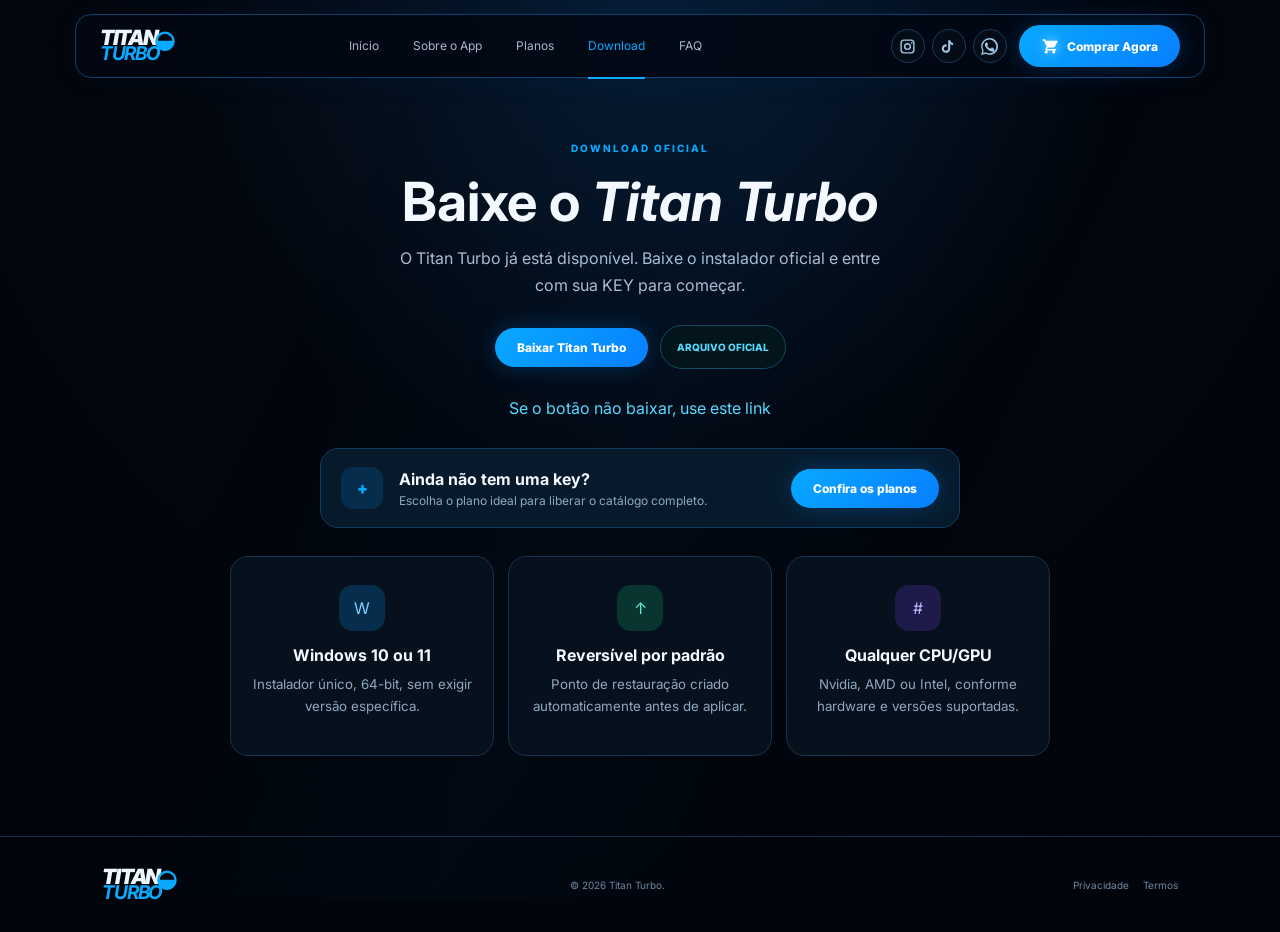
<file: download/index.html>
<!doctype html>
<html lang="pt-BR">
<head>
<meta charset="UTF-8"><meta name="viewport" content="width=device-width,initial-scale=1">
<title>Download — Titan Turbo</title>
  <meta name="description" content="Baixe o Titan Turbo para Windows 10 ou 11 pelo canal oficial. Use sua KEY para ativar o aplicativo e acessar as ferramentas de otimização.">
  <link rel="canonical" href="https://titanturbo.com.br/download/">
  <meta property="og:type" content="website">
  <meta property="og:locale" content="pt_BR">
  <meta property="og:site_name" content="Titan Turbo">
  <meta property="og:title" content="Download oficial do Titan Turbo">
  <meta property="og:description" content="Baixe o Titan Turbo para Windows 10 ou 11 pelo canal oficial. Use sua KEY para ativar o aplicativo e acessar as ferramentas de otimização.">
  <meta property="og:url" content="https://titanturbo.com.br/download/">
  <meta property="og:image" content="https://titanturbo.com.br/app/titan-app-panel.png">
  <meta name="twitter:card" content="summary_large_image">
<link rel="icon" href="../favicon.svg?v=4" type="image/svg+xml">
<link href="https://fonts.googleapis.com/css2?family=Inter:wght@400;600;700;800;900&display=swap" rel="stylesheet">
<link rel="stylesheet" href="../style.css">
<link rel="stylesheet" href="../logo.css">
<style>
  .dlwrap{width:min(820px,calc(100% - 32px));margin:64px auto 80px;text-align:center}
  .dlwrap h1{font-size:clamp(36px,5vw,54px);line-height:1.05;margin:10px 0 14px}
  .dlwrap .lead{max-width:480px;margin:0 auto 26px;color:#a8bdd3;line-height:1.7}
  .dl-row{display:flex;justify-content:center;align-items:center;gap:12px;flex-wrap:wrap;margin-bottom:26px}
  .pill-ok{display:inline-flex;align-items:center;height:44px;padding:0 16px;border-radius:999px;border:1px solid #0d4c63;background:#03141b;color:#55d9ff;font-size:10px;font-weight:800}
  .keybox{display:flex;align-items:center;gap:16px;text-align:left;width:min(640px,100%);margin:0 auto 28px;padding:18px 20px;border-radius:18px;border:1px solid #123b62;background:#071a2b}
  .keybox .sq{width:42px;height:42px;flex:0 0 42px;border-radius:12px;background:#062d4b;color:#08a9ff;display:grid;place-items:center;font-weight:900}
  .keybox b{display:block}.keybox span{display:block;color:#8fa8bf;font-size:12px;margin-top:4px}.keybox .buy{margin-left:auto;white-space:nowrap}
  .grid3{display:grid;grid-template-columns:repeat(3,1fr);gap:14px}.grid3 article{border:1px solid #16324c;border-radius:18px;background:#07111d;padding:28px 16px;min-height:200px}.grid3 i{display:grid;place-items:center;width:46px;height:46px;margin:0 auto 14px;border-radius:14px;font-style:normal;background:#062d4b;color:#7dd3fc}.grid3 article:nth-child(2) i{background:#08352f;color:#5eead4}.grid3 article:nth-child(3) i{background:#1e1b4b;color:#c4b5fd}.grid3 b{display:block;margin-bottom:8px}.grid3 small{color:#8fa8bf;line-height:1.55}@media(max-width:700px){.keybox{flex-wrap:wrap}.keybox .buy{width:100%;margin-left:0}.grid3{grid-template-columns:1fr}}
</style>
</head>
<body>
<header class="topbar"><a class="brand" href="/"><span>TITAN</span><b>TURBO</b><i>◒</i></a><nav><a href="/">Início</a><a href="/app/">Sobre o App</a><a href="/planos/">Planos</a><a class="active" href="/download/">Download</a><a href="/faq/">FAQ</a></nav><details class="mobile-nav"><summary>Menu</summary><div><a href="/">Início</a><a href="/app/">Sobre o App</a><a href="/planos/">Planos</a><a href="/download/">Download</a><a href="/faq/">FAQ</a></div></details><div class="header-actions"><div class="header-socials" aria-label="Redes sociais">
  <a class="social-icon instagram" href="https://www.instagram.com/titanturbopro/" target="_blank" rel="noopener" aria-label="Instagram Titan Turbo" title="Instagram">
    <svg viewBox="0 0 24 24" aria-hidden="true"><path fill="currentColor" d="M7 2h10a5 5 0 0 1 5 5v10a5 5 0 0 1-5 5H7a5 5 0 0 1-5-5V7a5 5 0 0 1 5-5Zm0 2a3 3 0 0 0-3 3v10a3 3 0 0 0 3 3h10a3 3 0 0 0 3-3V7a3 3 0 0 0-3-3H7Zm11 1.5a1.25 1.25 0 1 1 0 2.5 1.25 1.25 0 0 1 0-2.5ZM12 7a5 5 0 1 1 0 10 5 5 0 0 1 0-10Zm0 2a3 3 0 1 0 0 6 3 3 0 0 0 0-6Z"/></svg>
  </a>
  <a class="social-icon tiktok" href="https://www.tiktok.com/@titanturbo.pro" target="_blank" rel="noopener" aria-label="TikTok Titan Turbo" title="TikTok">
    <svg viewBox="0 0 24 24" aria-hidden="true"><path fill="currentColor" d="M14.5 3c.4 2.2 1.7 3.6 4 4v3a8.1 8.1 0 0 1-4-1.2v6.1a6 6 0 1 1-5.2-5.9v3.1a3 3 0 1 0 2.2 2.8V3h3Z"/></svg>
  </a>
  <a class="social-icon whatsapp" href="https://wa.me/5519992597816" target="_blank" rel="noopener" aria-label="WhatsApp Titan Turbo" title="WhatsApp">
    <svg viewBox="0 0 24 24" aria-hidden="true"><path fill="currentColor" d="M20.5 3.5A11.8 11.8 0 0 0 12.1 0C5.6 0 .3 5.3.3 11.8c0 2.1.5 4.1 1.6 5.9L0 24l6.5-1.7a11.8 11.8 0 0 0 5.6 1.4h.1c6.5 0 11.8-5.3 11.8-11.8 0-3.2-1.2-6.1-3.5-8.4ZM12.2 21.7h-.1c-1.8 0-3.5-.5-5-1.4l-.4-.2-3.9 1 1-3.8-.3-.4a9.7 9.7 0 1 1 8.7 4.8Zm5.3-7.3c-.3-.2-1.7-.8-2-.9-.3-.1-.5-.2-.7.2-.2.3-.8.9-1 1.1-.2.2-.4.2-.7.1-1.8-.9-3-1.6-4.2-3.7-.3-.5.3-.5.9-1.7.1-.2 0-.4 0-.6l-.9-2.1c-.2-.5-.5-.5-.7-.5h-.6c-.2 0-.6.1-.9.4-.3.4-1.2 1.2-1.2 2.9s1.2 3.4 1.4 3.6c.2.2 2.4 3.7 5.9 5.2 3.5 1.5 3.5 1 4.1.9.6-.1 1.7-.7 1.9-1.4.2-.7.2-1.3.2-1.4-.1-.1-.3-.2-.6-.3Z"/></svg>
  </a>
</div><a class="buy buy-cart" href="/planos/" aria-label="Comprar Agora"><svg viewBox="0 0 24 24" width="18" height="18" aria-hidden="true"><path fill="currentColor" d="M7 18c-1.1 0-1.99.9-1.99 2S5.9 22 7 22s2-.9 2-2-.9-2-2-2zm10 0c-1.1 0-1.99.9-1.99 2S15.9 22 17 22s2-.9 2-2-.9-2-2-2zM7.2 14h9.45c.75 0 1.41-.41 1.75-1.03l3.58-6.49A1 1 0 0 0 21.1 5H6.21L5.27 3H2v2h2l3.6 7.59-1.35 2.44C5.52 16.37 6.48 18 8 18h12v-2H8l1.1-2z"/></svg> Comprar Agora</a></div></header>
<main class="dlwrap"><div class="eyebrow">DOWNLOAD OFICIAL</div><h1>Baixe o <em>Titan Turbo</em></h1><p class="lead">O Titan Turbo já está disponível. Baixe o instalador oficial e entre com sua KEY para começar.</p><div class="dl-row"><a class="buy" data-track-download data-setup href="https://github.com/juniorcava00-cmd/site/releases/download/v1.0/TitanTurboPRO-V1809.zip" target="_blank" rel="noopener">Baixar Titan Turbo</a><span class="pill-ok">ARQUIVO OFICIAL</span></div><p class="lead"><a href="https://github.com/juniorcava00-cmd/site/releases/download/v1.0/TitanTurboPRO-V1809.zip" target="_blank" rel="noopener" style="color:#55d9ff">Se o botão não baixar, use este link</a></p><div class="keybox"><div class="sq">+</div><div><b>Ainda não tem uma key?</b><span>Escolha o plano ideal para liberar o catálogo completo.</span></div><a class="buy" href="/planos/">Confira os planos</a></div><div class="grid3"><article><i>W</i><b>Windows 10 ou 11</b><small>Instalador único, 64-bit, sem exigir versão específica.</small></article><article><i>↑</i><b>Reversível por padrão</b><small>Ponto de restauração criado automaticamente antes de aplicar.</small></article><article><i>#</i><b>Qualquer CPU/GPU</b><small>Nvidia, AMD ou Intel, conforme hardware e versões suportadas.</small></article></div></main>
<footer><a class="brand" href="/"><span>TITAN</span><b>TURBO</b><i>◒</i></a><span>© 2026 Titan Turbo.</span><div class="social-links"><a href="/privacidade/">Privacidade</a><a href="/termos/">Termos</a></div></footer><script src="/tracking-config.js"></script>
<script src="/analytics.js"></script>
<script src="../dl.js"></script>
</body></html>
</file>
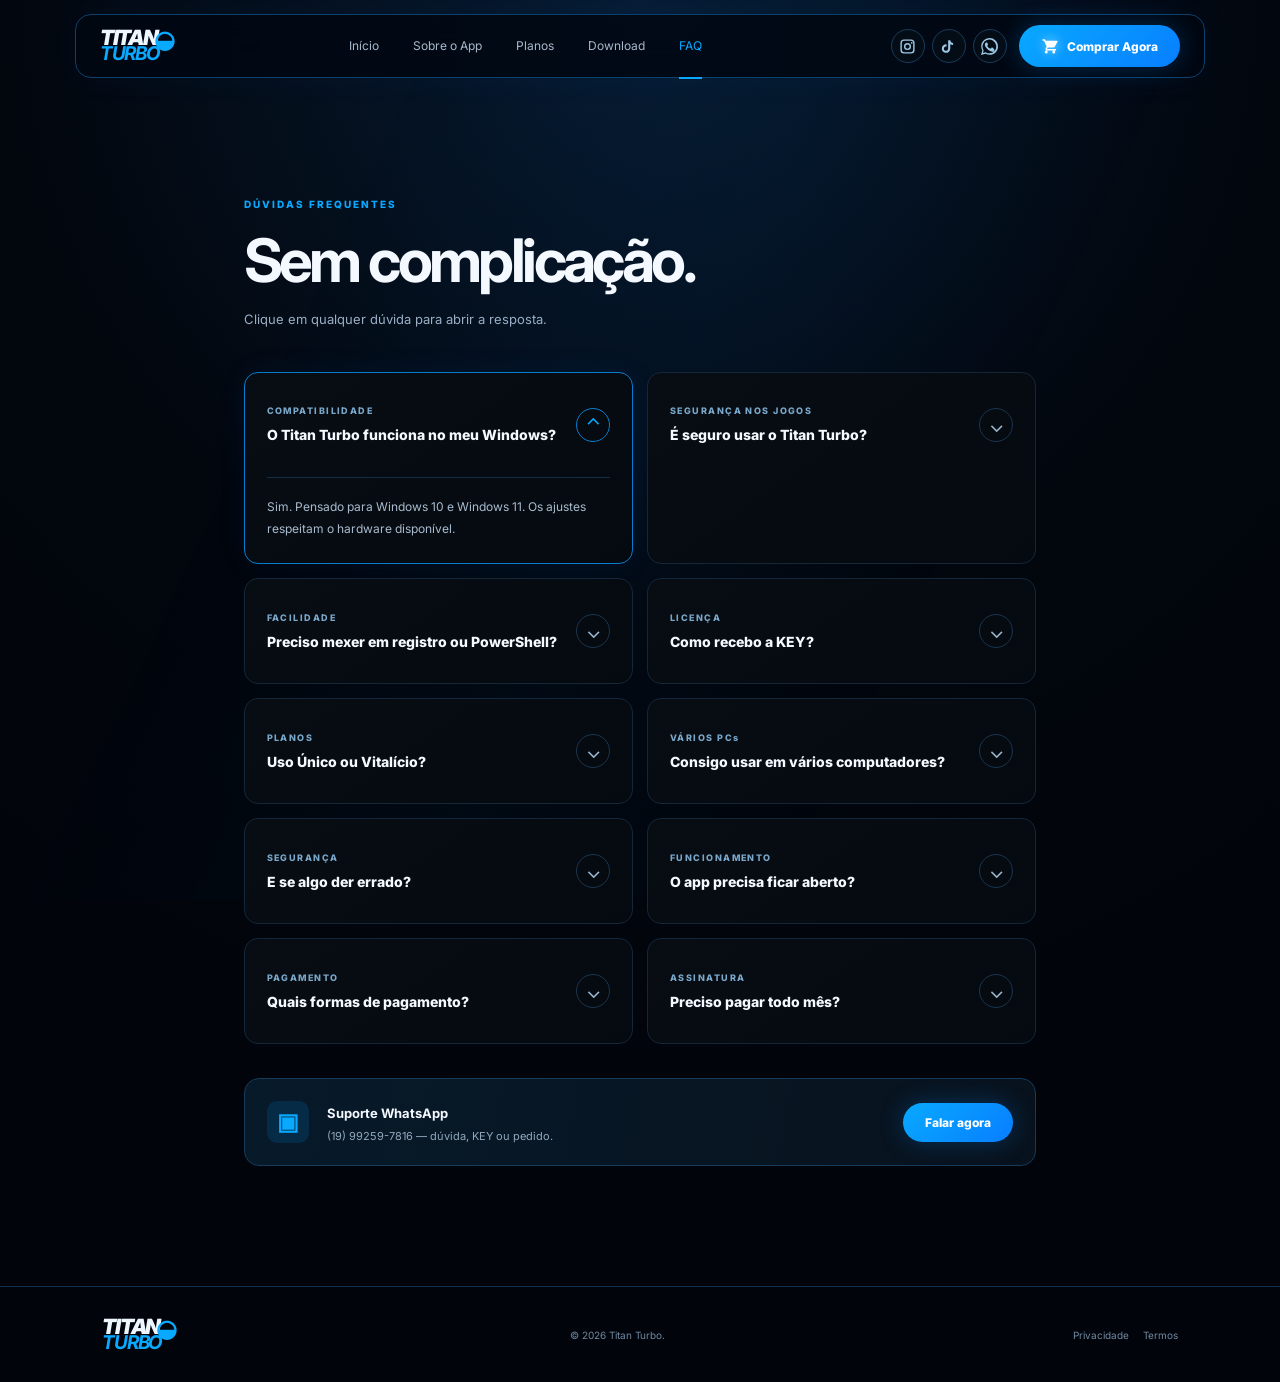
<file: faq/index.html>
<!doctype html>
<html lang="pt-BR" class="page-faq">
<head>
  <meta charset="UTF-8"><meta name="viewport" content="width=device-width, initial-scale=1">
  <link rel="icon" href="../favicon.svg?v=4" type="image/svg+xml">
  <title>FAQ — Titan Turbo</title>
  <meta name="description" content="Tire dúvidas sobre licença, pagamento, compatibilidade, segurança, suporte e funcionamento do Titan Turbo.">
  <link rel="canonical" href="https://titanturbo.com.br/faq/">
  <meta property="og:type" content="website">
  <meta property="og:locale" content="pt_BR">
  <meta property="og:site_name" content="Titan Turbo">
  <meta property="og:title" content="FAQ Titan Turbo — Licença, pagamento e suporte">
  <meta property="og:description" content="Tire dúvidas sobre licença, pagamento, compatibilidade, segurança, suporte e funcionamento do Titan Turbo.">
  <meta property="og:url" content="https://titanturbo.com.br/faq/">
  <meta property="og:image" content="https://titanturbo.com.br/app/titan-app-panel.png">
  <meta name="twitter:card" content="summary_large_image">
  <link rel="preconnect" href="https://fonts.googleapis.com">
  <link href="https://fonts.googleapis.com/css2?family=Inter:wght@400;500;600;700;800;900&display=swap" rel="stylesheet">
  <link rel="stylesheet" href="../style.css">
  <link rel="stylesheet" href="../logo.css">
  <link rel="stylesheet" href="../layout-fix.css">
</head>
<body>
<header class="topbar"><a class="brand" href="/"><span>TITAN</span><b>TURBO</b><i>◒</i></a>
<nav><a href="/">Início</a><a href="/app/">Sobre o App</a><a href="/planos/">Planos</a><a href="/download/">Download</a><a class="active" href="/faq/">FAQ</a></nav><details class="mobile-nav"><summary>Menu</summary><div><a href="/">Início</a><a href="/app/">Sobre o App</a><a href="/planos/">Planos</a><a href="/download/">Download</a><a href="/faq/">FAQ</a></div></details>
<div class="header-actions"><div class="header-socials" aria-label="Redes sociais">
  <a class="social-icon instagram" href="https://www.instagram.com/titanturbopro/" target="_blank" rel="noopener" aria-label="Instagram Titan Turbo" title="Instagram">
    <svg viewBox="0 0 24 24" aria-hidden="true"><path fill="currentColor" d="M7 2h10a5 5 0 0 1 5 5v10a5 5 0 0 1-5 5H7a5 5 0 0 1-5-5V7a5 5 0 0 1 5-5Zm0 2a3 3 0 0 0-3 3v10a3 3 0 0 0 3 3h10a3 3 0 0 0 3-3V7a3 3 0 0 0-3-3H7Zm11 1.5a1.25 1.25 0 1 1 0 2.5 1.25 1.25 0 0 1 0-2.5ZM12 7a5 5 0 1 1 0 10 5 5 0 0 1 0-10Zm0 2a3 3 0 1 0 0 6 3 3 0 0 0 0-6Z"/></svg>
  </a>
  <a class="social-icon tiktok" href="https://www.tiktok.com/@titanturbo.pro" target="_blank" rel="noopener" aria-label="TikTok Titan Turbo" title="TikTok">
    <svg viewBox="0 0 24 24" aria-hidden="true"><path fill="currentColor" d="M14.5 3c.4 2.2 1.7 3.6 4 4v3a8.1 8.1 0 0 1-4-1.2v6.1a6 6 0 1 1-5.2-5.9v3.1a3 3 0 1 0 2.2 2.8V3h3Z"/></svg>
  </a>
  <a class="social-icon whatsapp" href="https://wa.me/5519992597816" target="_blank" rel="noopener" aria-label="WhatsApp Titan Turbo" title="WhatsApp">
    <svg viewBox="0 0 24 24" aria-hidden="true"><path fill="currentColor" d="M20.5 3.5A11.8 11.8 0 0 0 12.1 0C5.6 0 .3 5.3.3 11.8c0 2.1.5 4.1 1.6 5.9L0 24l6.5-1.7a11.8 11.8 0 0 0 5.6 1.4h.1c6.5 0 11.8-5.3 11.8-11.8 0-3.2-1.2-6.1-3.5-8.4ZM12.2 21.7h-.1c-1.8 0-3.5-.5-5-1.4l-.4-.2-3.9 1 1-3.8-.3-.4a9.7 9.7 0 1 1 8.7 4.8Zm5.3-7.3c-.3-.2-1.7-.8-2-.9-.3-.1-.5-.2-.7.2-.2.3-.8.9-1 1.1-.2.2-.4.2-.7.1-1.8-.9-3-1.6-4.2-3.7-.3-.5.3-.5.9-1.7.1-.2 0-.4 0-.6l-.9-2.1c-.2-.5-.5-.5-.7-.5h-.6c-.2 0-.6.1-.9.4-.3.4-1.2 1.2-1.2 2.9s1.2 3.4 1.4 3.6c.2.2 2.4 3.7 5.9 5.2 3.5 1.5 3.5 1 4.1.9.6-.1 1.7-.7 1.9-1.4.2-.7.2-1.3.2-1.4-.1-.1-.3-.2-.6-.3Z"/></svg>
  </a>
</div><a class="buy buy-cart" href="/planos/"><svg viewBox="0 0 24 24" width="18" height="18"><path fill="currentColor" d="M7 18c-1.1 0-1.99.9-1.99 2S5.9 22 7 22s2-.9 2-2-.9-2-2-2zm10 0c-1.1 0-1.99.9-1.99 2S15.9 22 17 22s2-.9 2-2-.9-2-2-2zM7.2 14h9.45c.75 0 1.41-.41 1.75-1.03l3.58-6.49A1 1 0 0 0 21.1 5H6.21L5.27 3H2v2h2l3.6 7.59-1.35 2.44C5.52 16.37 6.48 18 8 18h12v-2H8l1.1-2z"/></svg> Comprar Agora</a></div></header>
<main>
<section class="faq" id="faq">
  <div class="eyebrow">DÚVIDAS FREQUENTES</div><h2>Sem complicação.</h2><p class="faq-intro">Clique em qualquer dúvida para abrir a resposta.</p>
  <div class="faq-grid">
    <details open><summary><span><small>COMPATIBILIDADE</small>O Titan Turbo funciona no meu Windows?</span><i>⌄</i></summary><div class="answer"><p>Sim. Pensado para Windows 10 e Windows 11. Os ajustes respeitam o hardware disponível.</p></div></details>
    <details><summary><span><small>SEGURANÇA NOS JOGOS</small>É seguro usar o Titan Turbo?</span><i>⌄</i></summary><div class="answer"><p>O Titan Turbo atua nas configurações e recursos do Windows. Ele não foi desenvolvido para alterar arquivos de jogos nem injetar código nas partidas.</p></div></details>
    <details><summary><span><small>FACILIDADE</small>Preciso mexer em registro ou PowerShell?</span><i>⌄</i></summary><div class="answer"><p>Não. O catálogo aplica os ajustes com poucos cliques.</p></div></details>
    <details><summary><span><small>LICENÇA</small>Como recebo a KEY?</span><i>⌄</i></summary><div class="answer"><p>Após a aprovação do pagamento pelo Mercado Pago, a KEY é gerada automaticamente e exibida na página de confirmação para ativação do aplicativo.</p></div></details>
    <details><summary><span><small>PLANOS</small>Uso Único ou Vitalício?</span><i>⌄</i></summary><div class="answer"><p>Uso Único perde o acesso se formatar o Windows. Vitalício vale no mesmo computador mesmo depois de formatar. Nenhum dos dois vale no PC de outra pessoa.</p></div></details>
    <details><summary><span><small>VÁRIOS PCs</small>Consigo usar em vários computadores?</span><i>⌄</i></summary><div class="answer"><p>Cada KEY é de 1 máquina. Para outro PC, é outra licença.</p></div></details>
    <details><summary><span><small>SEGURANÇA</small>E se algo der errado?</span><i>⌄</i></summary><div class="answer"><p>O fluxo de otimização cria um ponto de restauração antes das alterações compatíveis, permitindo reverter o sistema quando necessário.</p></div></details>
    <details><summary><span><small>FUNCIONAMENTO</small>O app precisa ficar aberto?</span><i>⌄</i></summary><div class="answer"><p>Não. Depois de aplicar, pode fechar. Abra de novo só para revisar ou aplicar mais ajustes.</p></div></details>
    <details><summary><span><small>PAGAMENTO</small>Quais formas de pagamento?</span><i>⌄</i></summary><div class="answer"><p>Pix ou cartão de crédito, processados pelo Mercado Pago.</p></div></details>
    <details><summary><span><small>ASSINATURA</small>Preciso pagar todo mês?</span><i>⌄</i></summary><div class="answer"><p>Não. É pagamento único no plano escolhido.</p></div></details>
  </div>
  <div class="faq-contact"><strong>▣</strong><div><b>Suporte WhatsApp</b><p>(19) 99259-7816 — dúvida, KEY ou pedido.</p></div><a class="buy" href="https://wa.me/5519992597816" target="_blank" rel="noopener">Falar agora</a></div>
</section></main>
<footer><a class="brand" href="/"><span>TITAN</span><b>TURBO</b><i>◒</i></a><span>© 2026 Titan Turbo.</span><div class="social-links"><a href="/privacidade/">Privacidade</a><a href="/termos/">Termos</a></div></footer>
<script src="/tracking-config.js"></script>
<script src="/analytics.js"></script>
</body></html>
</file>
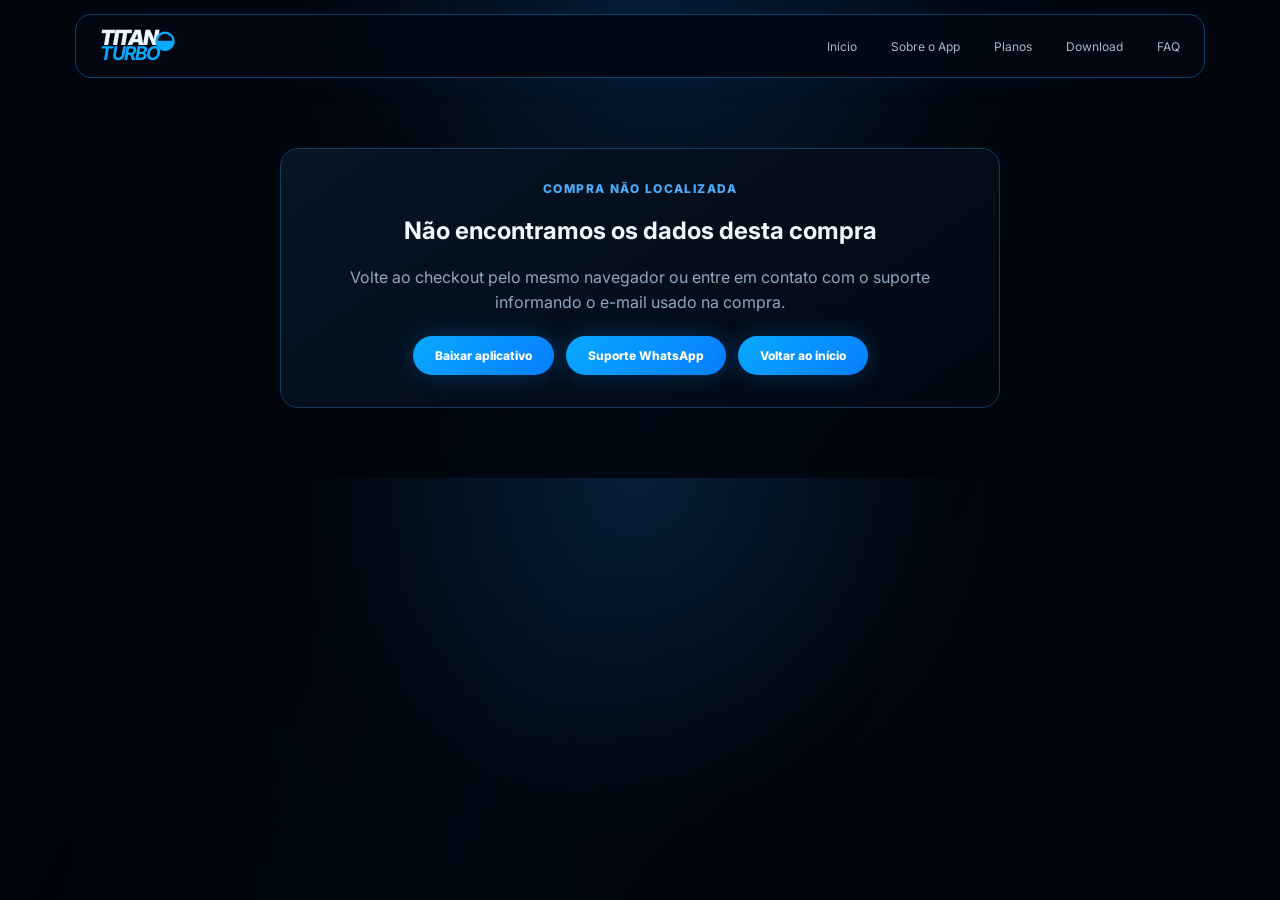
<file: pagamento/index.html>
<!doctype html>
<html lang="pt-BR">
<head>
  <meta charset="UTF-8"><meta name="viewport" content="width=device-width, initial-scale=1">
  <title>Pagamento — Titan Turbo</title>
  <meta name="robots" content="noindex,nofollow">
  <meta name="description" content="Confirmação segura de pagamento e liberação de licença Titan Turbo.">
  <link rel="preconnect" href="https://fonts.googleapis.com">
  <link href="https://fonts.googleapis.com/css2?family=Inter:wght@400;500;600;700;800;900&display=swap" rel="stylesheet">
  <link rel="stylesheet" href="../style.css"><link rel="stylesheet" href="../logo.css">
  <style>.wrap{max-width:760px;margin:70px auto;padding:0 20px}.card{border:1px solid #123b62;border-radius:18px;background:linear-gradient(145deg,#071525,#020812);padding:32px;text-align:center}.muted{color:#8fa8bf;line-height:1.6}.key{font-family:Consolas,monospace;font-size:18px;color:#60A5FA;background:#030b14;border:1px solid #1a527e;border-radius:12px;padding:16px;word-break:break-all;margin:20px 0}.hidden{display:none}.status{font-size:12px;letter-spacing:.12em;color:#4caeff;font-weight:800}.actions{display:flex;gap:12px;justify-content:center;flex-wrap:wrap;margin-top:20px}</style>
</head>
<body>
<header class="topbar"><a class="brand" href="/"><span>TITAN</span><b>TURBO</b><i>◒</i></a><nav><a href="/">Início</a><a href="/app/">Sobre o App</a><a href="/planos/">Planos</a><a href="/download/">Download</a><a href="/faq/">FAQ</a></nav><details class="mobile-nav"><summary>Menu</summary><div><a href="/">Início</a><a href="/app/">Sobre o App</a><a href="/planos/">Planos</a><a href="/download/">Download</a><a href="/faq/">FAQ</a></div></details></header>
<main class="wrap"><section class="card">
  <div class="status" id="statusLabel">VERIFICANDO PAGAMENTO</div><h1 id="title">Aguarde um instante...</h1><p class="muted" id="message">Estamos confirmando seu pagamento com segurança.</p>
  <div id="licenseBox" class="hidden"><p class="muted">Sua KEY TitanTurboPRO:</p><div class="key" id="licenseKey"></div><button class="buy" id="copyKey" type="button">Copiar KEY</button><p class="muted">Guarde esta chave. Abra o TitanTurboPRO e use-a na tela de ativação.</p></div>
  <div class="actions"><a class="buy" data-track-download href="/download/">Baixar aplicativo</a><a class="buy" href="https://wa.me/5519992597816" target="_blank" rel="noopener">Suporte WhatsApp</a><a class="buy" href="/">Voltar ao início</a></div>
</section></main>
<script src="/tracking-config.js"></script>
<script src="/analytics.js"></script>
<script>
const API_URL='https://titanturbopro-api.onrender.com';
const qs=new URLSearchParams(location.search);let token=qs.get('token');const result=qs.get('result');const paymentId=qs.get('payment_id')||qs.get('collection_id');
let savedOrder=null;if(!token){try{savedOrder=JSON.parse(sessionStorage.getItem('titanOrder')||'null');if(savedOrder?.checkoutToken)token=savedOrder.checkoutToken;}catch{}}else{try{savedOrder=JSON.parse(sessionStorage.getItem('titanOrder')||'null');}catch{}}
const label=document.getElementById('statusLabel'),title=document.getElementById('title'),message=document.getElementById('message'),box=document.getElementById('licenseBox'),keyEl=document.getElementById('licenseKey');let attempts=0,reconciled=false;
function showFailure(){label.textContent='PAGAMENTO NÃO CONCLUÍDO';title.textContent='Pagamento não aprovado';message.textContent='Você pode voltar aos planos e tentar novamente. Nenhuma licença foi liberada.';}
async function reconcile(){if(reconciled||!token||!paymentId)return;reconciled=true;try{await fetch(`${API_URL}/api/payment/reconcile`,{method:'POST',headers:{'Content-Type':'application/json'},body:JSON.stringify({token,paymentId})});}catch{reconciled=false;}}
async function check(){
 if(!token){label.textContent='COMPRA NÃO LOCALIZADA';title.textContent='Não encontramos os dados desta compra';message.textContent='Volte ao checkout pelo mesmo navegador ou entre em contato com o suporte informando o e-mail usado na compra.';return;}
 try{
  if((result==='success'||qs.get('status')==='approved')&&paymentId)await reconcile();
  const r=await fetch(`${API_URL}/api/payment/status?token=${encodeURIComponent(token)}`);const data=await r.json();if(!r.ok)throw new Error();
  if(data.status==='approved'&&data.licenseKey){
    label.textContent='PAGAMENTO APROVADO';
    title.textContent='Compra concluída!';
    message.textContent='Seu pagamento foi confirmado e sua licença já está disponível.';
    keyEl.textContent=data.licenseKey;
    box.classList.remove('hidden');

    const trackedId=paymentId||data.paymentId||data.payment_id||'approved-session';
    const trackKey='titan_purchase_tracked_'+trackedId;
    if(!sessionStorage.getItem(trackKey)){
      const planId=savedOrder?.plan||data.plan;
      const fallbackPrice=planId==='life'?139.90:planId==='once'?59.90:undefined;
      const value=Number(savedOrder?.total??data.amount??data.value??fallbackPrice);
      window.TitanTracking?.track('purchase',{
        transaction_id: paymentId||data.paymentId||data.payment_id||undefined,
        item_id: planId,
        item_name: savedOrder?.name||data.planName||(planId==='life'?'APP VITALÍCIO':planId==='once'?'APP USO ÚNICO':undefined),
        value:Number.isFinite(value)?value:undefined,
        currency:'BRL',
        quantity:1
      });
      sessionStorage.setItem(trackKey,'1');
    }
    return;
  }
  if(data.status==='payment_mismatch'){label.textContent='VERIFICAÇÃO NECESSÁRIA';title.textContent='Pagamento em análise';message.textContent='Identificamos uma divergência nos dados do pagamento. Entre em contato com o suporte.';return;}
  if(result==='failure'||['rejected','cancelled','refunded','charged_back'].includes(data.status)){showFailure();return;}
  attempts++;label.textContent='AGUARDANDO CONFIRMAÇÃO';title.textContent='Pagamento sendo confirmado';message.textContent='O Mercado Pago ainda está processando a confirmação. Esta página será atualizada automaticamente.';if(attempts<40)setTimeout(check,3000);else message.textContent='A confirmação está demorando mais que o normal. Guarde esta página e tente novamente em alguns minutos.';
 }catch{attempts++;message.textContent='Não conseguimos consultar a confirmação agora. Tentaremos novamente automaticamente.';if(attempts<40)setTimeout(check,3000);}
}
document.getElementById('copyKey').addEventListener('click',async()=>{try{await navigator.clipboard.writeText(keyEl.textContent);document.getElementById('copyKey').textContent='KEY copiada!';}catch{}});check();
</script></body></html>
</file>
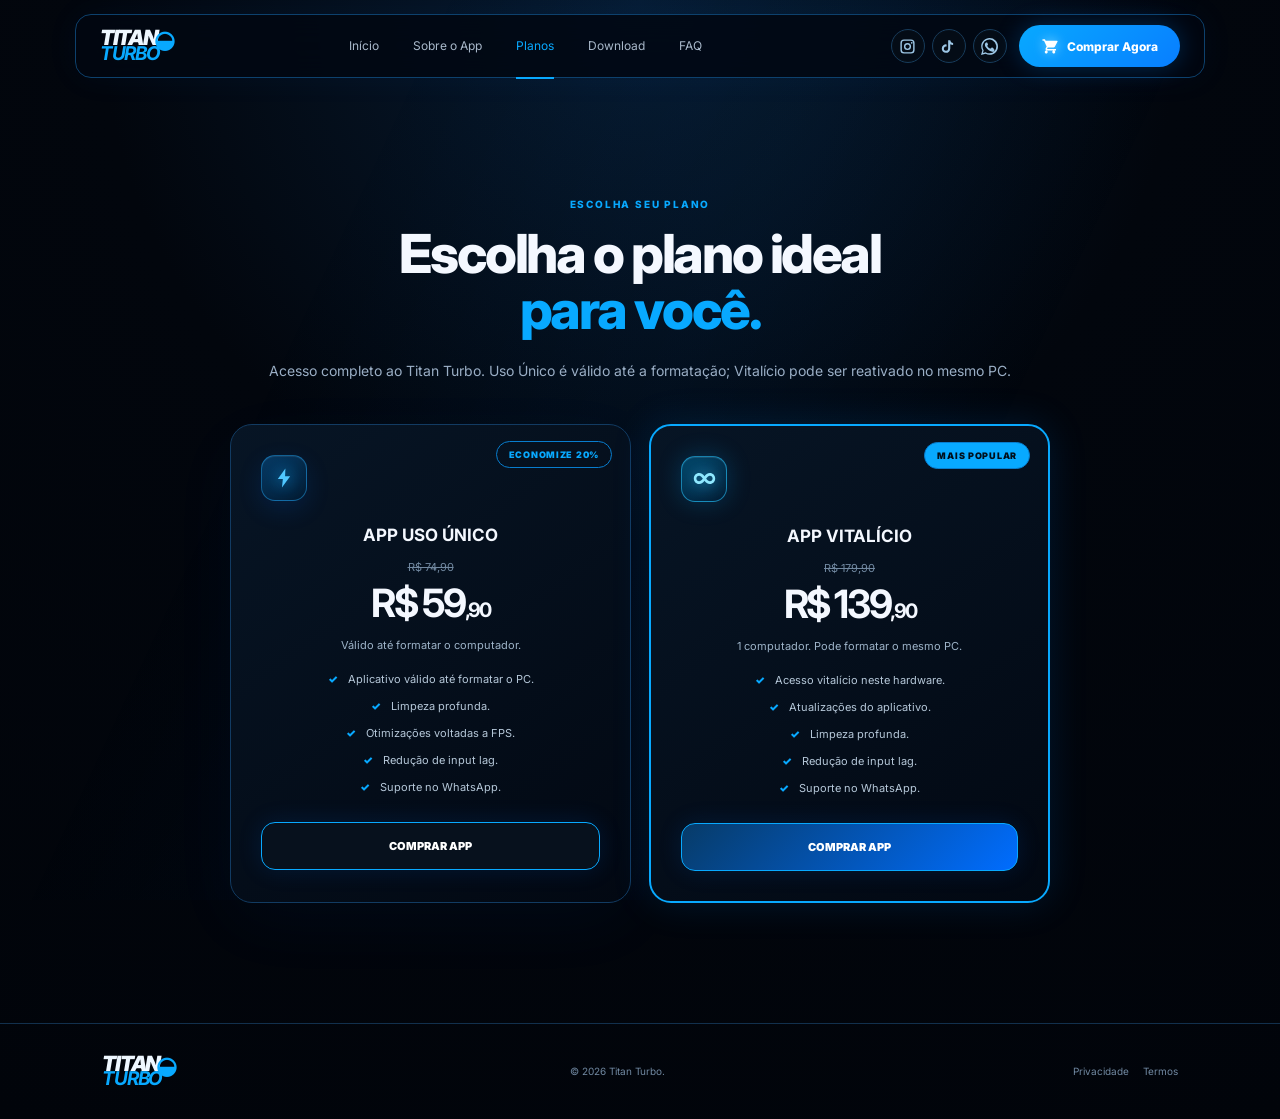
<file: planos/index.html>
<!doctype html>
<html lang="pt-BR">
<head>
  <meta charset="UTF-8"><meta name="viewport" content="width=device-width, initial-scale=1">
  <link rel="icon" href="../favicon.svg?v=4" type="image/svg+xml">
  <title>Planos — Titan Turbo</title>
  <meta name="description" content="Escolha entre o plano de uso único e a licença vitalícia do Titan Turbo. Pagamento único por Pix ou cartão de crédito via Mercado Pago.">
  <link rel="canonical" href="https://titanturbo.com.br/planos/">
  <meta property="og:type" content="website">
  <meta property="og:locale" content="pt_BR">
  <meta property="og:site_name" content="Titan Turbo">
  <meta property="og:title" content="Planos Titan Turbo — Uso Único e Vitalício">
  <meta property="og:description" content="Escolha entre o plano de uso único e a licença vitalícia do Titan Turbo. Pagamento único por Pix ou cartão de crédito via Mercado Pago.">
  <meta property="og:url" content="https://titanturbo.com.br/planos/">
  <meta property="og:image" content="https://titanturbo.com.br/app/titan-app-panel.png">
  <meta name="twitter:card" content="summary_large_image">
  <link rel="preconnect" href="https://fonts.googleapis.com">
  <link href="https://fonts.googleapis.com/css2?family=Inter:wght@400;500;600;700;800;900&display=swap" rel="stylesheet">
  <link rel="stylesheet" href="../style.css"><link rel="stylesheet" href="../logo.css"><link rel="stylesheet" href="planos-fix.css?v=4">
</head>
<body>
<header class="topbar"><a class="brand" href="/" aria-label="Titan Turbo início"><span>TITAN</span><b>TURBO</b><i>◒</i></a>
<nav><a href="/">Início</a><a href="/app/">Sobre o App</a><a class="active" href="/planos/">Planos</a><a href="/download/">Download</a><a href="/faq/">FAQ</a></nav><details class="mobile-nav"><summary>Menu</summary><div><a href="/">Início</a><a href="/app/">Sobre o App</a><a href="/planos/">Planos</a><a href="/download/">Download</a><a href="/faq/">FAQ</a></div></details>
<div class="header-actions"><div class="header-socials" aria-label="Redes sociais">
  <a class="social-icon instagram" href="https://www.instagram.com/titanturbopro/" target="_blank" rel="noopener" aria-label="Instagram Titan Turbo" title="Instagram">
    <svg viewBox="0 0 24 24" aria-hidden="true"><path fill="currentColor" d="M7 2h10a5 5 0 0 1 5 5v10a5 5 0 0 1-5 5H7a5 5 0 0 1-5-5V7a5 5 0 0 1 5-5Zm0 2a3 3 0 0 0-3 3v10a3 3 0 0 0 3 3h10a3 3 0 0 0 3-3V7a3 3 0 0 0-3-3H7Zm11 1.5a1.25 1.25 0 1 1 0 2.5 1.25 1.25 0 0 1 0-2.5ZM12 7a5 5 0 1 1 0 10 5 5 0 0 1 0-10Zm0 2a3 3 0 1 0 0 6 3 3 0 0 0 0-6Z"/></svg>
  </a>
  <a class="social-icon tiktok" href="https://www.tiktok.com/@titanturbo.pro" target="_blank" rel="noopener" aria-label="TikTok Titan Turbo" title="TikTok">
    <svg viewBox="0 0 24 24" aria-hidden="true"><path fill="currentColor" d="M14.5 3c.4 2.2 1.7 3.6 4 4v3a8.1 8.1 0 0 1-4-1.2v6.1a6 6 0 1 1-5.2-5.9v3.1a3 3 0 1 0 2.2 2.8V3h3Z"/></svg>
  </a>
  <a class="social-icon whatsapp" href="https://wa.me/5519992597816" target="_blank" rel="noopener" aria-label="WhatsApp Titan Turbo" title="WhatsApp">
    <svg viewBox="0 0 24 24" aria-hidden="true"><path fill="currentColor" d="M20.5 3.5A11.8 11.8 0 0 0 12.1 0C5.6 0 .3 5.3.3 11.8c0 2.1.5 4.1 1.6 5.9L0 24l6.5-1.7a11.8 11.8 0 0 0 5.6 1.4h.1c6.5 0 11.8-5.3 11.8-11.8 0-3.2-1.2-6.1-3.5-8.4ZM12.2 21.7h-.1c-1.8 0-3.5-.5-5-1.4l-.4-.2-3.9 1 1-3.8-.3-.4a9.7 9.7 0 1 1 8.7 4.8Zm5.3-7.3c-.3-.2-1.7-.8-2-.9-.3-.1-.5-.2-.7.2-.2.3-.8.9-1 1.1-.2.2-.4.2-.7.1-1.8-.9-3-1.6-4.2-3.7-.3-.5.3-.5.9-1.7.1-.2 0-.4 0-.6l-.9-2.1c-.2-.5-.5-.5-.7-.5h-.6c-.2 0-.6.1-.9.4-.3.4-1.2 1.2-1.2 2.9s1.2 3.4 1.4 3.6c.2.2 2.4 3.7 5.9 5.2 3.5 1.5 3.5 1 4.1.9.6-.1 1.7-.7 1.9-1.4.2-.7.2-1.3.2-1.4-.1-.1-.3-.2-.6-.3Z"/></svg>
  </a>
</div><a class="buy buy-cart" href="/planos/"><svg viewBox="0 0 24 24" width="18" height="18" aria-hidden="true"><path fill="currentColor" d="M7 18c-1.1 0-1.99.9-1.99 2S5.9 22 7 22s2-.9 2-2-.9-2-2-2zm10 0c-1.1 0-1.99.9-1.99 2S15.9 22 17 22s2-.9 2-2-.9-2-2-2zM7.2 14h9.45c.75 0 1.41-.41 1.75-1.03l3.58-6.49A1 1 0 0 0 21.1 5H6.21L5.27 3H2v2h2l3.6 7.59-1.35 2.44C5.52 16.37 6.48 18 8 18h12v-2H8l1.1-2z"/></svg> Comprar Agora</a></div></header>
<main><section class="below" id="planos">
      <div class="eyebrow">ESCOLHA SEU PLANO</div>
      <h2>Escolha o plano ideal<br><em>para você.</em></h2>
      <p class="plans-intro">Acesso completo ao Titan Turbo. Uso Único é válido até a formatação; Vitalício pode ser reativado no mesmo PC.</p>
      <div class="plans-layout">
        <article class="plan-card">
          <span class="plan-tag">ECONOMIZE 20%</span>
          <div class="plan-icon plan-icon-once" aria-hidden="true">
            <svg viewBox="0 0 24 24" role="img">
              <path d="M13.4 2.5 5.8 13h5.05l-.9 8.5 8.25-11.2h-5.1l.3-7.8Z"/>
            </svg>
          </div>
          <h3>APP USO ÚNICO</h3>
          <del>R$ 74,90</del>
          <strong>R$ 59<small>,90</small></strong>
          <p>Válido até formatar o computador.</p>
          <ul>
            <li>Aplicativo válido até formatar o PC.</li>
            <li>Limpeza profunda.</li>
            <li>Otimizações voltadas a FPS.</li>
            <li>Redução de input lag.</li>
            <li>Suporte no WhatsApp.</li>
          </ul>
          <a class="plan-button" data-track-plan data-plan-id="once" data-plan-name="APP USO ÚNICO" data-plan-price="59.90" href="/checkout/?plan=once">COMPRAR APP</a>
        </article>
        <article class="plan-card featured">
          <span class="plan-tag">MAIS POPULAR</span>
          <div class="plan-icon plan-icon-life" aria-hidden="true">
            <svg viewBox="0 0 24 24" role="img">
              <path d="M7.2 7.1c-2.7 0-4.7 2.2-4.7 4.9s2 4.9 4.7 4.9c2.2 0 3.8-1.4 4.8-2.8 1 1.4 2.6 2.8 4.8 2.8 2.7 0 4.7-2.2 4.7-4.9s-2-4.9-4.7-4.9c-2.2 0-3.8 1.4-4.8 2.8-1-1.4-2.6-2.8-4.8-2.8Zm0 2.4c1.1 0 2.3 1 3.3 2.5-1 1.5-2.2 2.5-3.3 2.5-1.4 0-2.4-1.1-2.4-2.5s1-2.5 2.4-2.5Zm9.6 0c1.4 0 2.4 1.1 2.4 2.5s-1 2.5-2.4 2.5c-1.1 0-2.3-1-3.3-2.5 1-1.5 2.2-2.5 3.3-2.5Z"/>
            </svg>
          </div>
          <h3>APP VITALÍCIO</h3>
          <del>R$ 179,90</del>
          <strong>R$ 139<small>,90</small></strong>
          <p>1 computador. Pode formatar o mesmo PC.</p>
          <ul>
            <li>Acesso vitalício neste hardware.</li>
            <li>Atualizações do aplicativo.</li>
            <li>Limpeza profunda.</li>
            <li>Redução de input lag.</li>
            <li>Suporte no WhatsApp.</li>
          </ul>
          <a class="plan-button" data-track-plan data-plan-id="life" data-plan-name="APP VITALÍCIO" data-plan-price="139.90" href="/checkout/?plan=life">COMPRAR APP</a>
        </article>
      </div></section></main>
<footer><a class="brand" href="/"><span>TITAN</span><b>TURBO</b><i>◒</i></a><span>© 2026 Titan Turbo.</span><div class="social-links"><a href="/privacidade/">Privacidade</a><a href="/termos/">Termos</a></div></footer>
<script src="/tracking-config.js"></script>
<script src="/analytics.js"></script>
<script src="../script.js?v=4"></script>
</body></html>
</file>
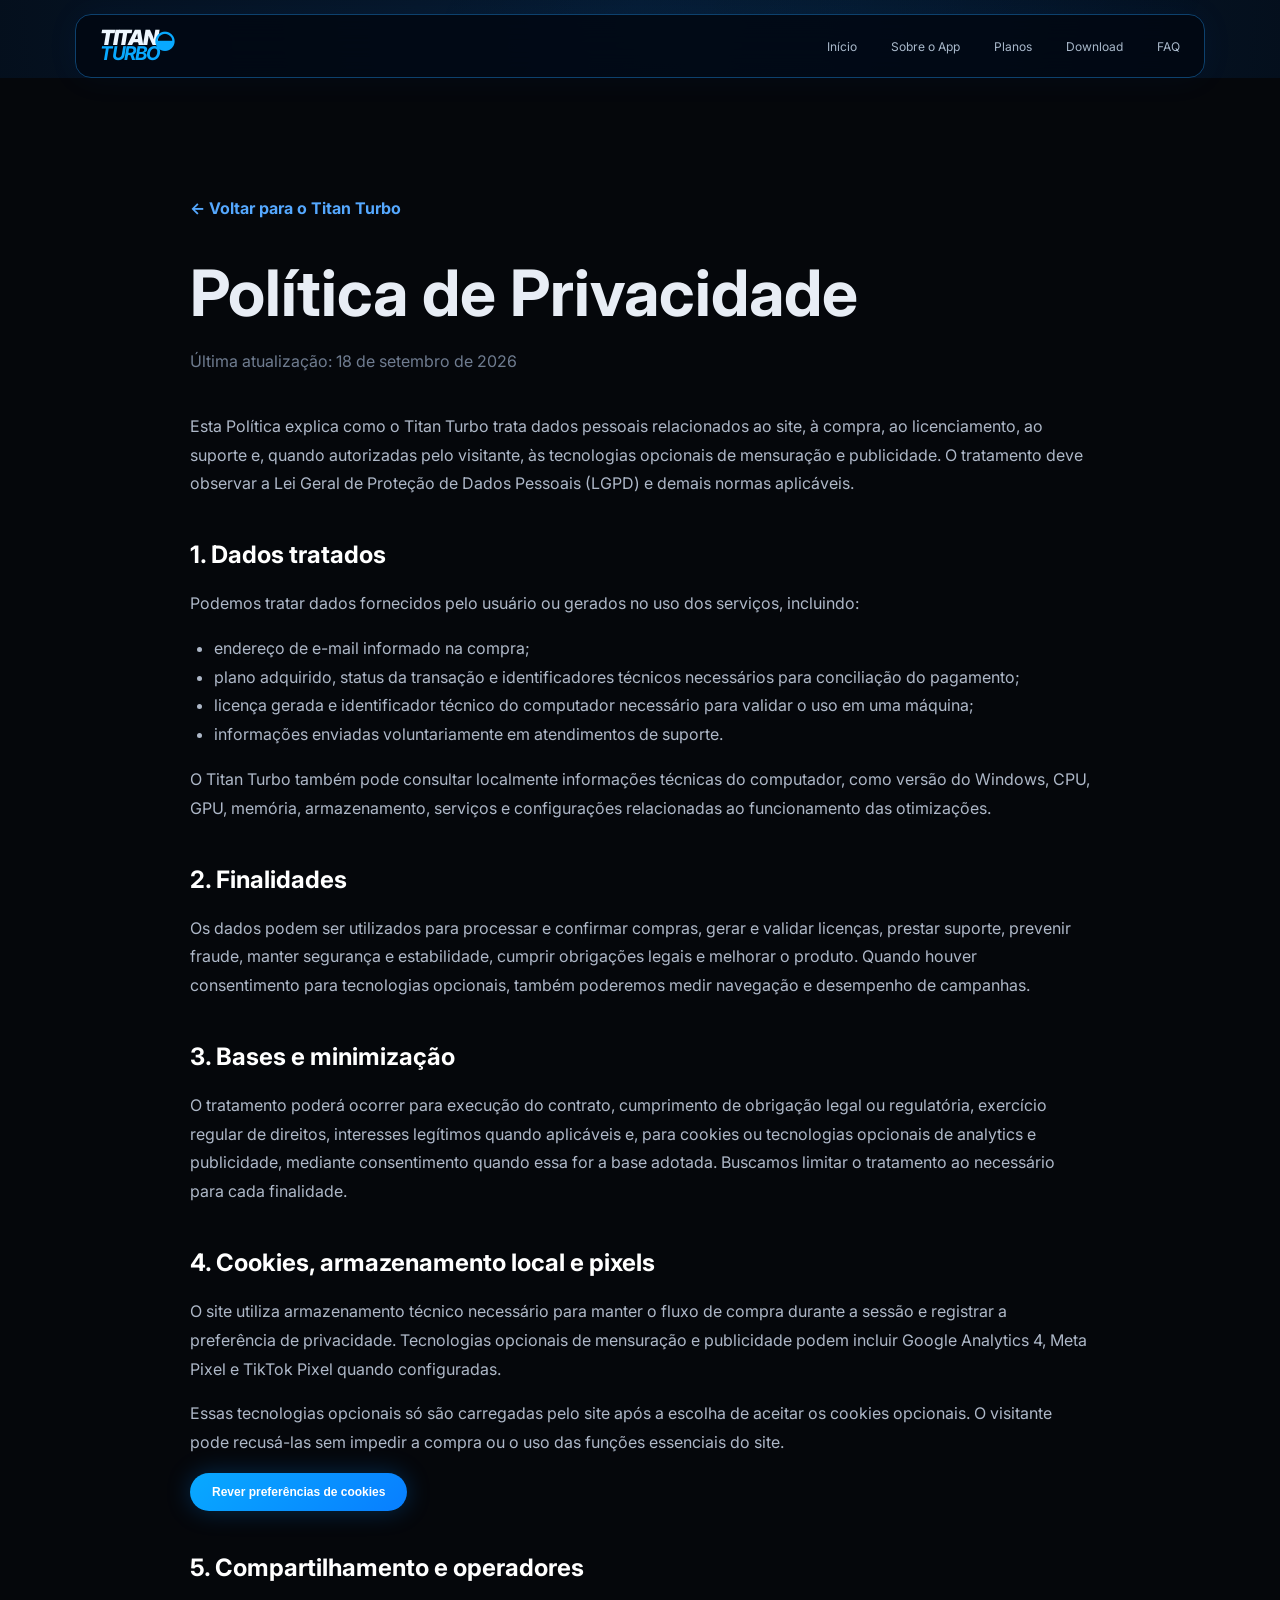
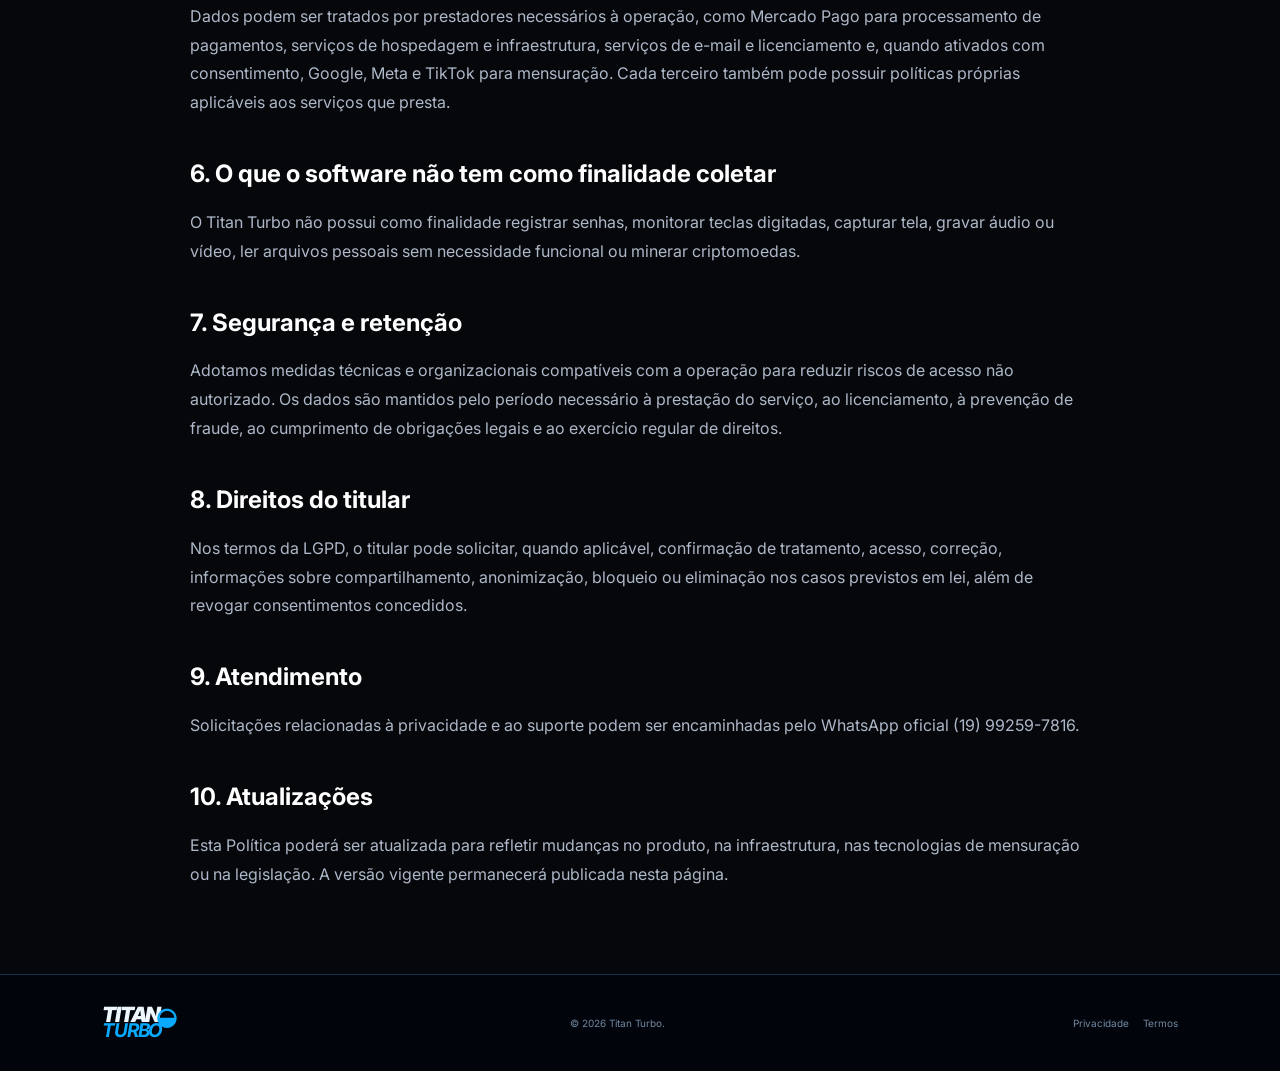
<file: privacidade/index.html>
<!doctype html>
<html lang="pt-BR">
<head>
  <meta charset="UTF-8">
  <meta name="viewport" content="width=device-width, initial-scale=1">
  <title>Política de Privacidade — Titan Turbo</title>
  <meta name="description" content="Política de Privacidade do Titan Turbo: dados de compra, licenciamento, suporte, cookies e tecnologias de mensuração.">
  <link rel="canonical" href="https://titanturbo.com.br/privacidade/">
  <link rel="icon" href="../favicon.svg?v=4" type="image/svg+xml">
  <link rel="preconnect" href="https://fonts.googleapis.com">
  <link href="https://fonts.googleapis.com/css2?family=Inter:wght@400;500;600;700;800;900&display=swap" rel="stylesheet">
  <link rel="stylesheet" href="../style.css">
  <style>
    .legal-page{min-height:100vh;padding:120px 7vw 70px;background:#05070b;color:#e8edf5}.legal-wrap{max-width:900px;margin:auto}.legal-wrap h1{font-size:clamp(2rem,5vw,4rem);margin:0 0 12px}.legal-wrap h2{margin-top:42px;color:#fff}.legal-wrap h3{margin-top:28px;color:#fff}.legal-wrap p,.legal-wrap li{color:#aeb8c8;line-height:1.8}.legal-wrap ul{padding-left:24px}.legal-back{display:inline-block;margin-bottom:36px;color:#55a8ff;text-decoration:none;font-weight:700}.legal-updated{color:#6f7c90!important;margin-bottom:36px}
  </style>
</head>
<body>
<header class="topbar"><a class="brand" href="/" aria-label="Titan Turbo início"><span>TITAN</span><b>TURBO</b><i>◒</i></a><nav aria-label="Navegação principal"><a href="/">Início</a><a href="/app/">Sobre o App</a><a href="/planos/">Planos</a><a href="/download/">Download</a><a href="/faq/">FAQ</a></nav><details class="mobile-nav"><summary>Menu</summary><div><a href="/">Início</a><a href="/app/">Sobre o App</a><a href="/planos/">Planos</a><a href="/download/">Download</a><a href="/faq/">FAQ</a></div></details></header>
<main class="legal-page"><article class="legal-wrap">
  <a class="legal-back" href="/">← Voltar para o Titan Turbo</a>
  <h1>Política de Privacidade</h1>
  <p class="legal-updated">Última atualização: 18 de setembro de 2026</p>
  <p>Esta Política explica como o Titan Turbo trata dados pessoais relacionados ao site, à compra, ao licenciamento, ao suporte e, quando autorizadas pelo visitante, às tecnologias opcionais de mensuração e publicidade. O tratamento deve observar a Lei Geral de Proteção de Dados Pessoais (LGPD) e demais normas aplicáveis.</p>

  <h2>1. Dados tratados</h2>
  <p>Podemos tratar dados fornecidos pelo usuário ou gerados no uso dos serviços, incluindo:</p>
  <ul>
    <li>endereço de e-mail informado na compra;</li>
    <li>plano adquirido, status da transação e identificadores técnicos necessários para conciliação do pagamento;</li>
    <li>licença gerada e identificador técnico do computador necessário para validar o uso em uma máquina;</li>
    <li>informações enviadas voluntariamente em atendimentos de suporte.</li>
  </ul>
  <p>O Titan Turbo também pode consultar localmente informações técnicas do computador, como versão do Windows, CPU, GPU, memória, armazenamento, serviços e configurações relacionadas ao funcionamento das otimizações.</p>

  <h2>2. Finalidades</h2>
  <p>Os dados podem ser utilizados para processar e confirmar compras, gerar e validar licenças, prestar suporte, prevenir fraude, manter segurança e estabilidade, cumprir obrigações legais e melhorar o produto. Quando houver consentimento para tecnologias opcionais, também poderemos medir navegação e desempenho de campanhas.</p>

  <h2>3. Bases e minimização</h2>
  <p>O tratamento poderá ocorrer para execução do contrato, cumprimento de obrigação legal ou regulatória, exercício regular de direitos, interesses legítimos quando aplicáveis e, para cookies ou tecnologias opcionais de analytics e publicidade, mediante consentimento quando essa for a base adotada. Buscamos limitar o tratamento ao necessário para cada finalidade.</p>

  <h2>4. Cookies, armazenamento local e pixels</h2>
  <p>O site utiliza armazenamento técnico necessário para manter o fluxo de compra durante a sessão e registrar a preferência de privacidade. Tecnologias opcionais de mensuração e publicidade podem incluir Google Analytics 4, Meta Pixel e TikTok Pixel quando configuradas.</p>
  <p>Essas tecnologias opcionais só são carregadas pelo site após a escolha de aceitar os cookies opcionais. O visitante pode recusá-las sem impedir a compra ou o uso das funções essenciais do site.</p>
  <p><button class="buy" type="button" onclick="window.TitanTracking?.consent.reset()">Rever preferências de cookies</button></p>

  <h2>5. Compartilhamento e operadores</h2>
  <p>Dados podem ser tratados por prestadores necessários à operação, como Mercado Pago para processamento de pagamentos, serviços de hospedagem e infraestrutura, serviços de e-mail e licenciamento e, quando ativados com consentimento, Google, Meta e TikTok para mensuração. Cada terceiro também pode possuir políticas próprias aplicáveis aos serviços que presta.</p>

  <h2>6. O que o software não tem como finalidade coletar</h2>
  <p>O Titan Turbo não possui como finalidade registrar senhas, monitorar teclas digitadas, capturar tela, gravar áudio ou vídeo, ler arquivos pessoais sem necessidade funcional ou minerar criptomoedas.</p>

  <h2>7. Segurança e retenção</h2>
  <p>Adotamos medidas técnicas e organizacionais compatíveis com a operação para reduzir riscos de acesso não autorizado. Os dados são mantidos pelo período necessário à prestação do serviço, ao licenciamento, à prevenção de fraude, ao cumprimento de obrigações legais e ao exercício regular de direitos.</p>

  <h2>8. Direitos do titular</h2>
  <p>Nos termos da LGPD, o titular pode solicitar, quando aplicável, confirmação de tratamento, acesso, correção, informações sobre compartilhamento, anonimização, bloqueio ou eliminação nos casos previstos em lei, além de revogar consentimentos concedidos.</p>

  <h2>9. Atendimento</h2>
  <p>Solicitações relacionadas à privacidade e ao suporte podem ser encaminhadas pelo WhatsApp oficial <a href="https://wa.me/5519992597816" target="_blank" rel="noopener">(19) 99259-7816</a>.</p>

  <h2>10. Atualizações</h2>
  <p>Esta Política poderá ser atualizada para refletir mudanças no produto, na infraestrutura, nas tecnologias de mensuração ou na legislação. A versão vigente permanecerá publicada nesta página.</p>
</article></main>
<footer><a class="brand" href="/"><span>TITAN</span><b>TURBO</b><i>◒</i></a><span>© 2026 Titan Turbo.</span><div class="social-links"><a href="/privacidade/">Privacidade</a><a href="/termos/">Termos</a></div></footer>
<script src="/tracking-config.js"></script>
<script src="/analytics.js"></script>
</body></html>
</file>
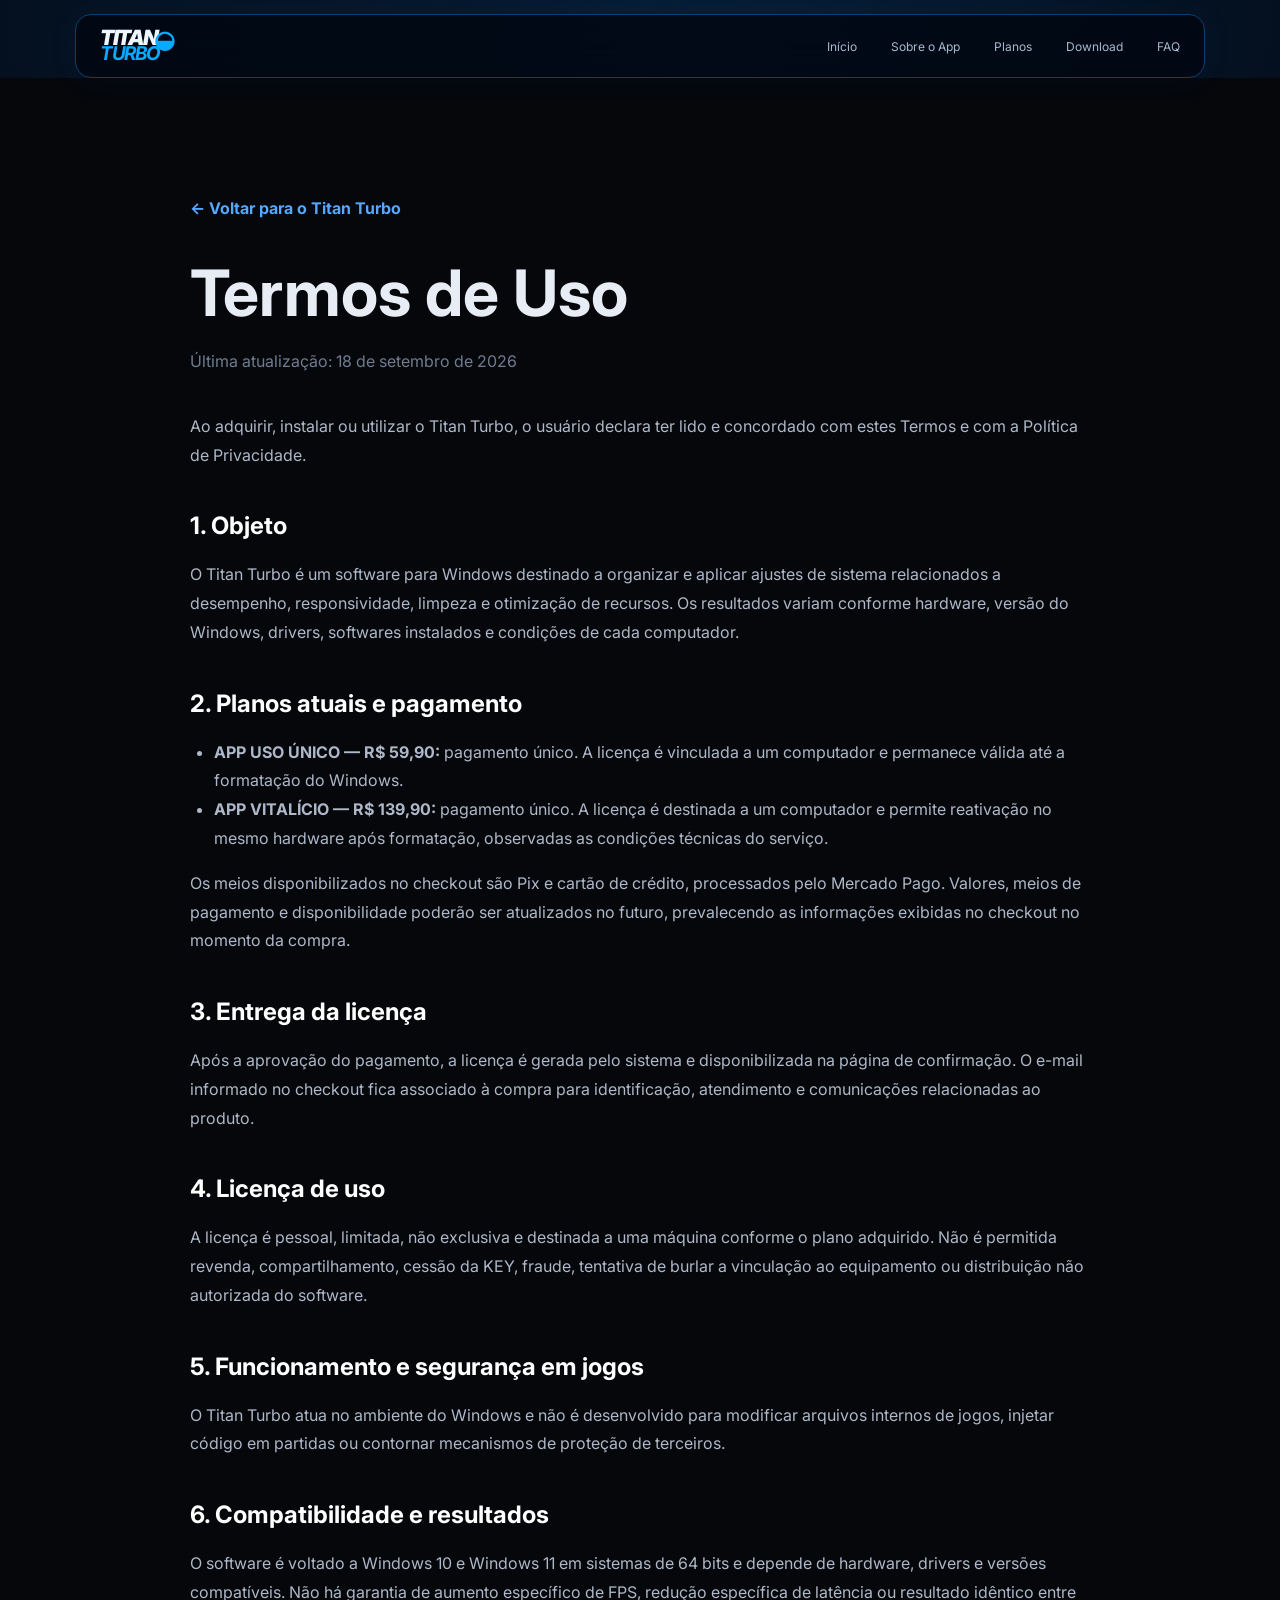
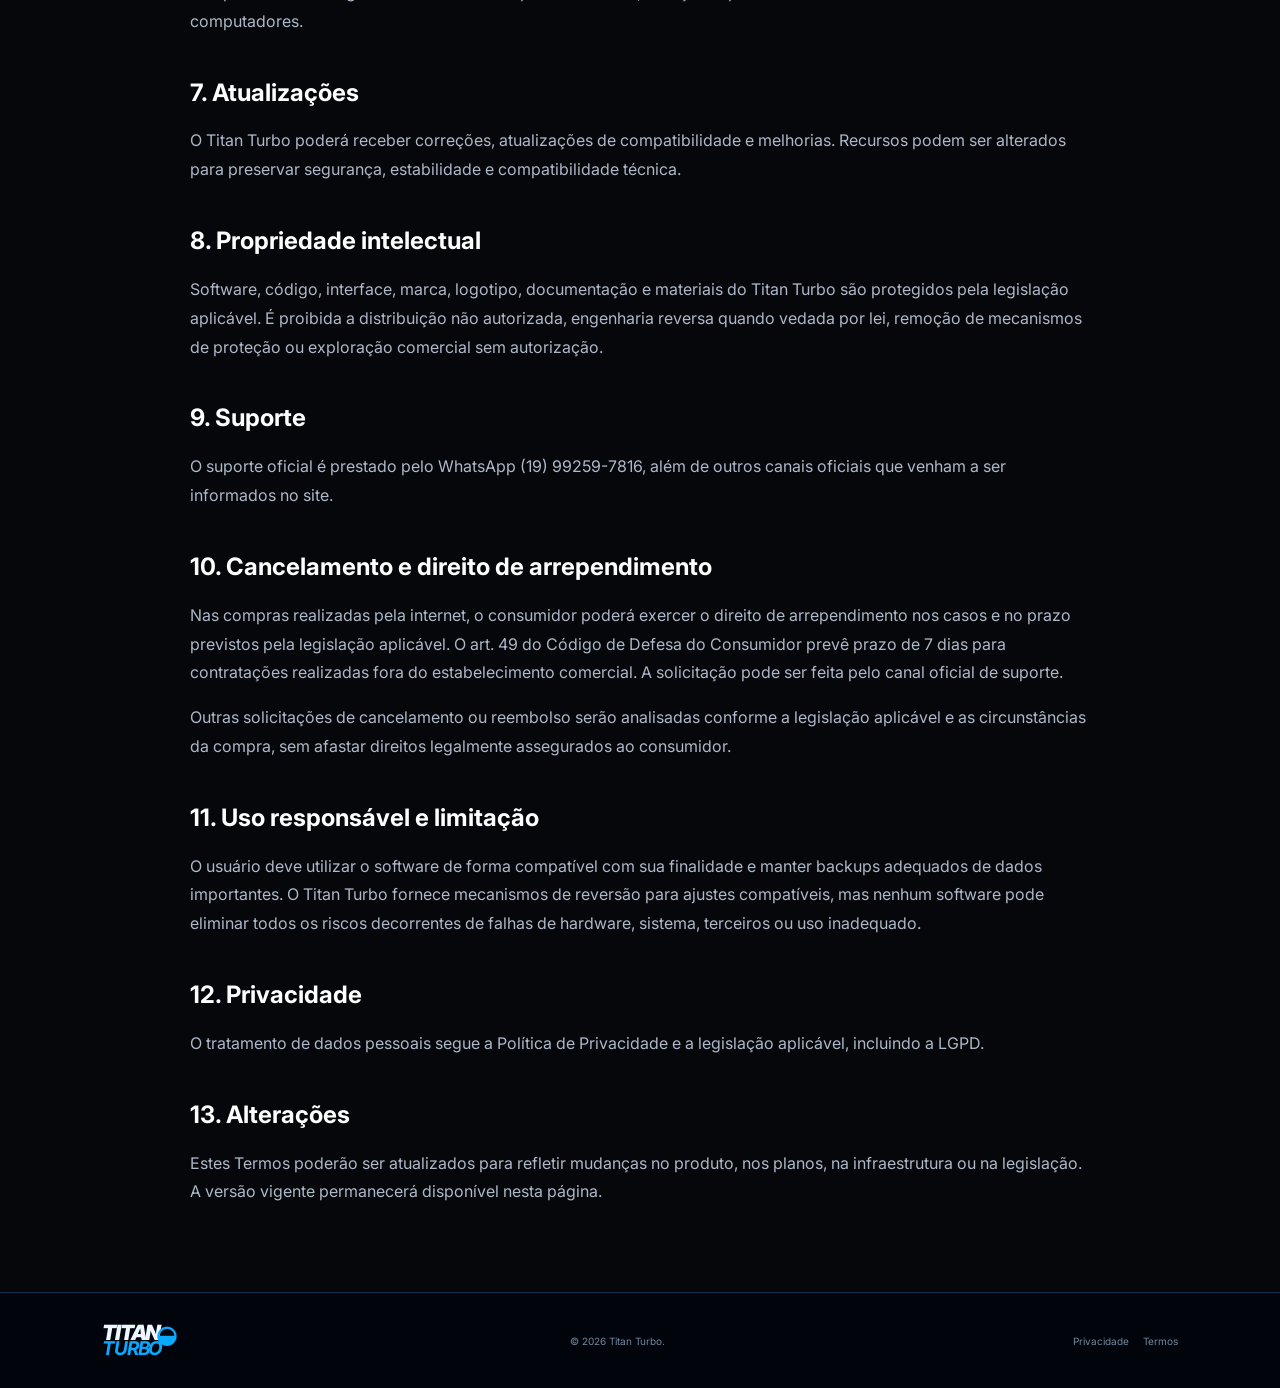
<file: termos/index.html>
<!doctype html>
<html lang="pt-BR">
<head>
<meta charset="UTF-8"><meta name="viewport" content="width=device-width, initial-scale=1">
<title>Termos de Uso — Titan Turbo</title>
<meta name="description" content="Termos de Uso do Titan Turbo: planos, licença, pagamento, entrega digital, suporte e reembolso.">
<link rel="canonical" href="https://titanturbo.com.br/termos/">
<link rel="icon" href="../favicon.svg?v=4" type="image/svg+xml">
<link rel="preconnect" href="https://fonts.googleapis.com"><link href="https://fonts.googleapis.com/css2?family=Inter:wght@400;500;600;700;800;900&display=swap" rel="stylesheet"><link rel="stylesheet" href="../style.css">
<style>
.legal-page{min-height:100vh;padding:120px 7vw 70px;background:#05070b;color:#e8edf5}.legal-wrap{max-width:900px;margin:auto}.legal-wrap h1{font-size:clamp(2rem,5vw,4rem);margin:0 0 12px}.legal-wrap h2{margin-top:42px;color:#fff}.legal-wrap p,.legal-wrap li{color:#aeb8c8;line-height:1.8}.legal-wrap ul{padding-left:24px}.legal-back{display:inline-block;margin-bottom:36px;color:#55a8ff;text-decoration:none;font-weight:700}.legal-updated{color:#6f7c90!important;margin-bottom:36px}
</style></head>
<body>
<header class="topbar"><a class="brand" href="/" aria-label="Titan Turbo início"><span>TITAN</span><b>TURBO</b><i>◒</i></a><nav aria-label="Navegação principal"><a href="/">Início</a><a href="/app/">Sobre o App</a><a href="/planos/">Planos</a><a href="/download/">Download</a><a href="/faq/">FAQ</a></nav><details class="mobile-nav"><summary>Menu</summary><div><a href="/">Início</a><a href="/app/">Sobre o App</a><a href="/planos/">Planos</a><a href="/download/">Download</a><a href="/faq/">FAQ</a></div></details></header>
<main class="legal-page"><article class="legal-wrap">
<a class="legal-back" href="/">← Voltar para o Titan Turbo</a><h1>Termos de Uso</h1><p class="legal-updated">Última atualização: 18 de setembro de 2026</p>
<p>Ao adquirir, instalar ou utilizar o Titan Turbo, o usuário declara ter lido e concordado com estes Termos e com a Política de Privacidade.</p>

<h2>1. Objeto</h2>
<p>O Titan Turbo é um software para Windows destinado a organizar e aplicar ajustes de sistema relacionados a desempenho, responsividade, limpeza e otimização de recursos. Os resultados variam conforme hardware, versão do Windows, drivers, softwares instalados e condições de cada computador.</p>

<h2>2. Planos atuais e pagamento</h2>
<ul>
  <li><strong>APP USO ÚNICO — R$ 59,90:</strong> pagamento único. A licença é vinculada a um computador e permanece válida até a formatação do Windows.</li>
  <li><strong>APP VITALÍCIO — R$ 139,90:</strong> pagamento único. A licença é destinada a um computador e permite reativação no mesmo hardware após formatação, observadas as condições técnicas do serviço.</li>
</ul>
<p>Os meios disponibilizados no checkout são Pix e cartão de crédito, processados pelo Mercado Pago. Valores, meios de pagamento e disponibilidade poderão ser atualizados no futuro, prevalecendo as informações exibidas no checkout no momento da compra.</p>

<h2>3. Entrega da licença</h2>
<p>Após a aprovação do pagamento, a licença é gerada pelo sistema e disponibilizada na página de confirmação. O e-mail informado no checkout fica associado à compra para identificação, atendimento e comunicações relacionadas ao produto.</p>

<h2>4. Licença de uso</h2>
<p>A licença é pessoal, limitada, não exclusiva e destinada a uma máquina conforme o plano adquirido. Não é permitida revenda, compartilhamento, cessão da KEY, fraude, tentativa de burlar a vinculação ao equipamento ou distribuição não autorizada do software.</p>

<h2>5. Funcionamento e segurança em jogos</h2>
<p>O Titan Turbo atua no ambiente do Windows e não é desenvolvido para modificar arquivos internos de jogos, injetar código em partidas ou contornar mecanismos de proteção de terceiros.</p>

<h2>6. Compatibilidade e resultados</h2>
<p>O software é voltado a Windows 10 e Windows 11 em sistemas de 64 bits e depende de hardware, drivers e versões compatíveis. Não há garantia de aumento específico de FPS, redução específica de latência ou resultado idêntico entre computadores.</p>

<h2>7. Atualizações</h2>
<p>O Titan Turbo poderá receber correções, atualizações de compatibilidade e melhorias. Recursos podem ser alterados para preservar segurança, estabilidade e compatibilidade técnica.</p>

<h2>8. Propriedade intelectual</h2>
<p>Software, código, interface, marca, logotipo, documentação e materiais do Titan Turbo são protegidos pela legislação aplicável. É proibida a distribuição não autorizada, engenharia reversa quando vedada por lei, remoção de mecanismos de proteção ou exploração comercial sem autorização.</p>

<h2>9. Suporte</h2>
<p>O suporte oficial é prestado pelo WhatsApp <a href="https://wa.me/5519992597816" target="_blank" rel="noopener">(19) 99259-7816</a>, além de outros canais oficiais que venham a ser informados no site.</p>

<h2>10. Cancelamento e direito de arrependimento</h2>
<p>Nas compras realizadas pela internet, o consumidor poderá exercer o direito de arrependimento nos casos e no prazo previstos pela legislação aplicável. O art. 49 do Código de Defesa do Consumidor prevê prazo de 7 dias para contratações realizadas fora do estabelecimento comercial. A solicitação pode ser feita pelo canal oficial de suporte.</p>
<p>Outras solicitações de cancelamento ou reembolso serão analisadas conforme a legislação aplicável e as circunstâncias da compra, sem afastar direitos legalmente assegurados ao consumidor.</p>

<h2>11. Uso responsável e limitação</h2>
<p>O usuário deve utilizar o software de forma compatível com sua finalidade e manter backups adequados de dados importantes. O Titan Turbo fornece mecanismos de reversão para ajustes compatíveis, mas nenhum software pode eliminar todos os riscos decorrentes de falhas de hardware, sistema, terceiros ou uso inadequado.</p>

<h2>12. Privacidade</h2>
<p>O tratamento de dados pessoais segue a <a href="/privacidade/">Política de Privacidade</a> e a legislação aplicável, incluindo a LGPD.</p>

<h2>13. Alterações</h2>
<p>Estes Termos poderão ser atualizados para refletir mudanças no produto, nos planos, na infraestrutura ou na legislação. A versão vigente permanecerá disponível nesta página.</p>
</article></main>
<footer><a class="brand" href="/"><span>TITAN</span><b>TURBO</b><i>◒</i></a><span>© 2026 Titan Turbo.</span><div class="social-links"><a href="/privacidade/">Privacidade</a><a href="/termos/">Termos</a></div></footer>
<script src="/tracking-config.js"></script>
<script src="/analytics.js"></script>
</body></html>
</file>
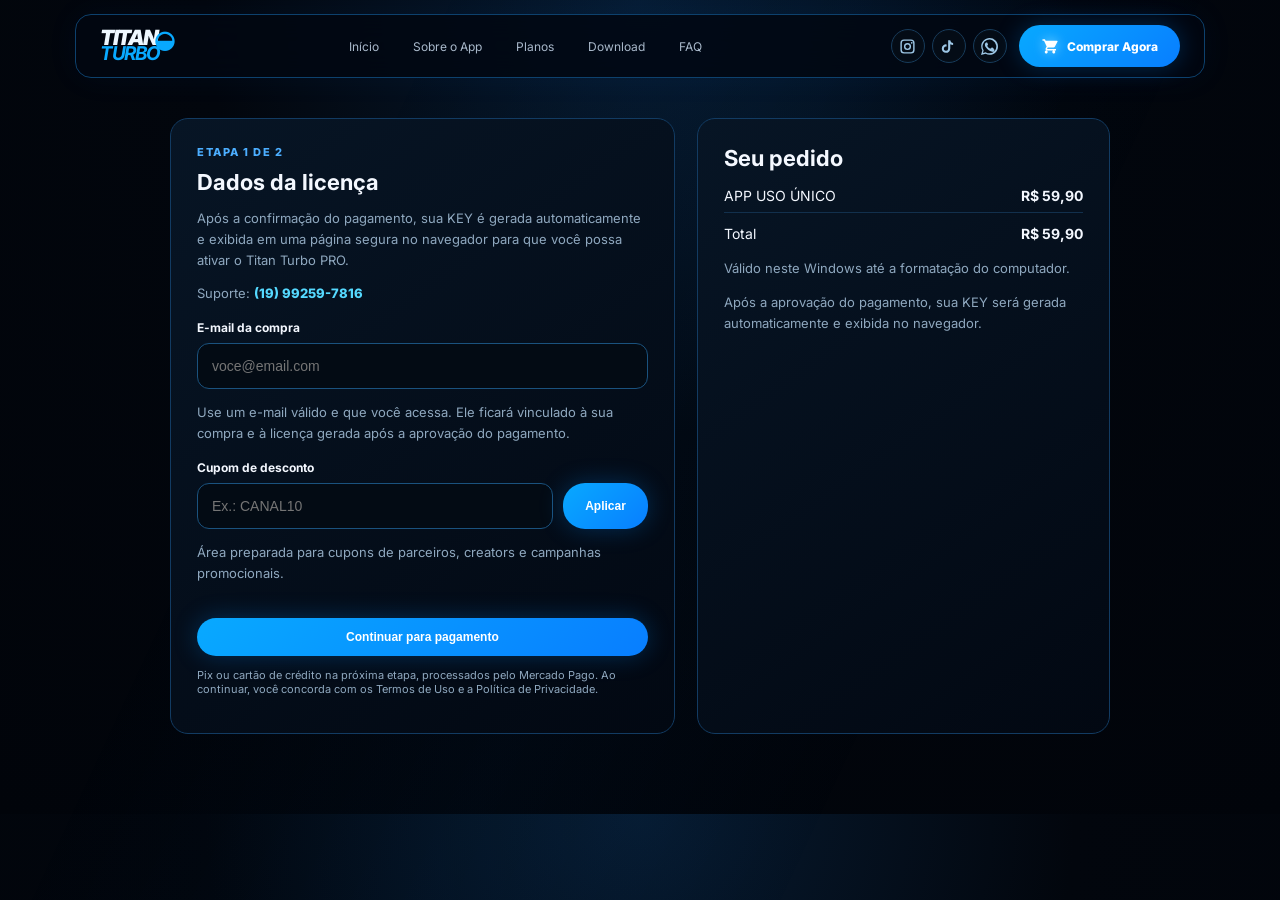
<file: checkout/pagar.html>
<!doctype html>
<html lang="pt-BR">
<head>
  <meta charset="UTF-8">
  <meta name="viewport" content="width=device-width, initial-scale=1">
  <meta name="robots" content="noindex">
  <title>Redirecionando — Titan Turbo</title>
  <meta http-equiv="refresh" content="0;url=/checkout/">
  <link rel="canonical" href="https://titanturbo.com.br/checkout/">
</head>
<body>
<script>
  const plan = new URLSearchParams(location.search).get('plan') === 'life' ? 'life' : 'once';
  location.replace('/checkout/?plan=' + encodeURIComponent(plan));
</script>
</body>
</html>
</file>
<file: style.css>
:root{--bg:#02060d;--panel:#07111d;--line:#12304d;--blue:#08a9ff;--blue2:#006dff;--text:#f4f8ff;--muted:#9aaec5}*{box-sizing:border-box}html{scroll-behavior:smooth}body{margin:0;background:radial-gradient(circle at 50% 0,#071b31 0,#02060d 42%,#01040a 100%);color:var(--text);font-family:Inter,Arial,sans-serif;overflow-x:hidden}body:before{content:"";position:fixed;inset:0;pointer-events:none;background:linear-gradient(115deg,transparent 25%,#078bff08 50%,transparent 72%);z-index:-1}a{color:inherit;text-decoration:none}.topbar{position:relative;z-index:10;width:min(1130px,calc(100% - 48px));height:64px;margin:14px auto 0;padding:0 24px;border:1px solid #0d416d;border-radius:16px;background:#020812d9;backdrop-filter:blur(18px);display:flex;align-items:center;justify-content:space-between;box-shadow:0 0 35px #006dff0d}.brand{display:inline-flex;position:relative;flex-direction:column;font-style:italic;font-weight:900;line-height:.78;letter-spacing:-.06em;font-size:21px}.brand span{color:#eef7ff}.brand b{color:var(--blue);font-size:19px}.brand i{position:absolute;right:-14px;top:1px;color:var(--blue);font-size:24px;font-style:normal}.topbar nav{display:flex;gap:34px;color:#a9b9cb;font-size:12px}.topbar nav a{padding:24px 0}.topbar nav .active{color:var(--blue);border-bottom:2px solid var(--blue)}.header-actions{display:flex;align-items:center;gap:10px}.round{width:36px;height:36px;border-radius:50%;border:1px solid #12304d;background:#030b14;color:#c9e6ff;font-size:18px}.buy{display:inline-flex;align-items:center;justify-content:center;background:linear-gradient(135deg,#08a9ff,#087eff);border:0;color:#fff;border-radius:22px;padding:12px 22px;font-size:12px;font-weight:800;box-shadow:0 0 24px #078bff44;cursor:pointer}.buy:hover{filter:brightness(1.15)}.hero{position:relative;min-height:825px;padding:40px 24px 25px;display:flex;flex-direction:column;align-items:center}.hero-content{text-align:center;position:relative;z-index:2;max-width:900px}.pill{display:inline-block;border:1px solid #087dce;border-radius:30px;padding:10px 20px;color:#d5efff;font-size:10px;letter-spacing:.04em;box-shadow:0 0 24px #007dff1c}.hero h1{font-size:clamp(42px,5vw,66px);line-height:.98;letter-spacing:-.065em;margin:24px 0 20px;font-weight:900;text-shadow:0 0 25px #fff2}.hero h1 em,h2 em{font-style:normal;color:var(--blue)}.hero-content p{max-width:660px;margin:auto;color:#a8bdd3;line-height:1.65;font-size:15px}.hero-bg{position:absolute;pointer-events:none;opacity:.9}.left-hardware{left:-70px;top:115px;width:390px;height:520px;background:linear-gradient(90deg,#02060d,#061a30 55%,transparent);filter:drop-shadow(0 0 30px #006dff55);clip-path:polygon(0 18%,60% 0,100% 20%,84% 100%,0 86%)}.left-hardware:after{content:"";position:absolute;inset:35px 85px 70px 70px;border:2px solid #0a8dff55;background:repeating-linear-gradient(0deg,#0a8dff14 0 3px,transparent 3px 55px);box-shadow:inset 0 0 45px #006dff33}.right-turbo{right:-150px;top:105px;width:570px;height:570px;border-radius:50%;background:repeating-radial-gradient(circle,#087dff18 0 2px,transparent 3px 18px),radial-gradient(circle,#006dff55 0 5%,#06294a 20%,transparent 63%);filter:blur(1px);box-shadow:0 0 100px #006dff33}.right-turbo:after{content:"";position:absolute;inset:115px;border:1px solid #0ba5ff77;border-radius:50%;box-shadow:0 0 45px #078bff88,inset 0 0 35px #078bff55}.compare{position:relative;z-index:3;width:min(870px,100%);margin-top:28px;display:grid;grid-template-columns:1fr 1fr;border:1px solid #17466c;border-radius:15px;overflow:hidden;background:#020811e8;box-shadow:0 25px 80px #000b}.compare-col{min-width:0}.compare-col.titan{background:linear-gradient(145deg,#061524,#03101e)}.compare-head{height:80px;display:flex;align-items:center;gap:16px;padding:0 30px;border-bottom:1px solid #12304d}.compare-head strong{width:34px;height:34px;border-radius:50%;display:grid;place-items:center;font-size:22px;color:#ff164e;border:2px solid #ff164e}.titan .compare-head strong{color:var(--blue);border-color:var(--blue)}.compare-head b{display:block;font-size:13px;letter-spacing:.02em}.titan .compare-head b{color:var(--blue)}.compare-head small{display:block;color:#8ca1b7;font-size:10px;margin-top:6px}.row{min-height:66px;display:flex;align-items:center;gap:16px;padding:11px 28px;border-bottom:1px solid #102941}.row>span{flex:0 0 25px;width:25px;height:25px;border-radius:50%;display:grid;place-items:center;color:#ff164e;border:1px solid #ff164e;background:#3b0c1d;font-weight:900}.titan .row>span{color:#16c4ff;border-color:#087dce;background:#062c4c}.row p{font-size:11px;font-weight:600;margin:0;line-height:1.45}.row p small{display:block;color:#8ca1b7;font-weight:400;margin-top:2px;font-size:9px}.time{margin:16px 18px 18px;border:1px solid #1a3650;border-radius:12px;padding:12px 18px;color:#eef5ff;font-size:24px}.time b{font-size:17px;display:inline-block;margin-left:8px}.time small{display:block;margin-left:38px;color:#8ca1b7;font-size:9px}.time.turbo{border-color:#078dff;background:#06233a}.time.turbo b{color:var(--blue)}.benefits{width:min(1030px,calc(100% - 48px));margin:-8px auto 0;border-top:1px solid #0f2d48;display:grid;grid-template-columns:repeat(4,1fr);padding:28px 0;position:relative;z-index:3}.benefits div{padding:0 28px;border-right:1px solid #12304d;display:grid;grid-template-columns:28px 1fr;column-gap:10px}.benefits div:last-child{border:0}.benefits strong{grid-row:span 2;color:var(--blue);font-size:27px}.benefits b{font-size:11px}.benefits small{font-size:9px;color:#8199b1}.below,.faq,.download-section{padding:120px max(24px,12vw)}.eyebrow{color:var(--blue);font-size:10px;font-weight:800;letter-spacing:.2em;margin-bottom:20px}.below h2,.faq h2,.download-section h2{font-size:clamp(38px,5vw,60px);line-height:1;letter-spacing:-.06em;margin:0}.price-card{max-width:420px;margin:50px auto 0;padding:35px;background:linear-gradient(145deg,#071a2b,#030a12);border:1px solid #1a527e;border-radius:14px}.price-card>span{font-size:9px;letter-spacing:.16em;color:#4caeff}.price-card>strong{display:block;font-size:60px;letter-spacing:-.08em;margin:18px 0}.price-card>strong small{font-size:24px}.price-card p,.download-section>p{color:var(--muted);font-size:13px;line-height:1.6}.wide{width:100%}.download-section{text-align:center;max-width:900px;margin:auto}.download-section>p{max-width:620px;margin:24px auto}.download-trust{display:flex;justify-content:center;gap:18px;flex-wrap:wrap;color:#8fa8bf;font-size:11px;margin-top:24px}.download-trust span{color:var(--blue)}.faq{max-width:1100px;margin:auto}.faq h2{margin-bottom:18px}.faq-intro{color:var(--muted);font-size:13px;line-height:1.7;max-width:650px;margin:0 0 42px}.faq-grid{display:grid;grid-template-columns:repeat(2,minmax(0,1fr));gap:14px}.faq-grid details{border:1px solid #14263a;border-radius:14px;background:linear-gradient(145deg,#080d14,#050a10);padding:0;overflow:hidden;transition:border-color .25s,box-shadow .25s,transform .25s}.faq-grid details:hover{border-color:#24557c;transform:translateY(-2px)}.faq-grid details[open]{border-color:#087dce;box-shadow:0 0 30px #006dff12}.faq-grid summary{cursor:pointer;list-style:none;display:flex;align-items:center;justify-content:space-between;gap:18px;min-height:104px;padding:22px}.faq-grid summary::-webkit-details-marker{display:none}.faq-grid summary span{display:block;font-size:14px;font-weight:800;line-height:1.45}.faq-grid summary small{display:block;color:#79a7c9;font-size:9px;letter-spacing:.16em;margin-bottom:8px}.faq-grid summary i{font-style:normal;flex:0 0 34px;width:34px;height:34px;border:1px solid #1b344d;border-radius:50%;display:grid;place-items:center;color:#9db7ce;font-size:20px;transition:transform .25s,color .25s,border-color .25s}.faq-grid details[open] summary i{transform:rotate(180deg);color:var(--blue);border-color:#087dce}.answer{padding:0 22px 24px}.answer p{border-top:1px solid #122d46;margin:0;padding-top:18px;color:#a8bbce;font-size:12px;line-height:1.8}.faq-contact{margin-top:34px;border:1px solid #163b5b;border-radius:15px;background:linear-gradient(100deg,#071a2a,#08121d);display:flex;align-items:center;gap:18px;padding:22px}.faq-contact>strong{width:42px;height:42px;display:grid;place-items:center;border-radius:10px;color:var(--blue);background:#062b47;font-size:23px}.faq-contact div{flex:1}.faq-contact b{font-size:13px}.faq-contact p{margin:7px 0 0;color:#91a8bd;font-size:11px}.faq-contact .buy{white-space:nowrap}.download-modal{display:none;position:fixed;inset:0;z-index:100;align-items:center;justify-content:center;padding:24px}.download-modal.is-open{display:flex}.download-backdrop{position:absolute;inset:0;background:#000b;backdrop-filter:blur(10px)}.download-dialog{position:relative;width:min(560px,100%);padding:38px;border:1px solid #0c6fb1;border-radius:22px;background:linear-gradient(145deg,#071a2b,#02070e);box-shadow:0 30px 100px #000;z-index:1}.modal-close{position:absolute;right:18px;top:14px;border:1px solid #1b4566;background:#07111d;color:#bcd5ea;border-radius:50%;width:34px;height:34px;font-size:24px;cursor:pointer}.modal-icon{width:54px;height:54px;display:grid;place-items:center;border-radius:15px;background:#062d4b;color:var(--blue);font-size:28px;margin-bottom:22px}.download-dialog h2{font-size:clamp(30px,5vw,48px);line-height:1;margin:0 0 16px;letter-spacing:-.06em}.download-dialog>p{color:#a7bdd1;font-size:13px;line-height:1.7}.download-file{display:flex;align-items:center;justify-content:space-between;gap:16px;margin-top:26px;padding:16px;border:1px solid #174b70;border-radius:14px;background:#030b14}.download-file b{display:block;font-size:12px}.download-file small{display:block;color:#7f9ab2;font-size:10px;margin-top:6px}.download-file .buy{white-space:nowrap}.modal-note{margin-top:18px;color:#78a8c7;font-size:10px}footer{border-top:1px solid #12304d;padding:32px max(24px,8vw);display:flex;align-items:center;justify-content:space-between;color:#7189a2;font-size:10px}footer div{display:flex;gap:22px}.plans-intro{max-width:620px;margin:22px auto 46px;color:var(--muted);font-size:14px;line-height:1.7;text-align:center}.plans-layout{display:grid;grid-template-columns:repeat(2,minmax(0,1fr));gap:18px;max-width:820px;margin:0 auto;align-items:stretch}.plan-card{position:relative;padding:30px;border:1px solid #123b62;border-radius:22px;background:linear-gradient(145deg,#071525,#020812);box-shadow:0 20px 70px #006dff0b}.plan-card.featured{border:2px solid var(--blue);box-shadow:0 0 38px #008cff25}.plan-tag{position:absolute;right:18px;top:16px;padding:7px 12px;border:1px solid #087dce;border-radius:20px;color:var(--blue);font-size:9px;font-weight:900;letter-spacing:.08em}.featured .plan-tag{background:var(--blue);color:#00101d}.plan-icon{width:44px;height:44px;display:grid;place-items:center;border-radius:13px;border:1px solid #0b5a91;background:#06233d;color:var(--blue);font-size:27px;font-weight:900;margin-bottom:24px}.plan-card h3{font-size:17px;margin:0 0 15px}.plan-card del{display:block;color:#7188a0;font-size:11px}.plan-card>strong{display:block;font-size:39px;letter-spacing:-.06em;margin:5px 0 10px}.plan-card>strong small{font-size:20px}.plan-card p{color:#9eb4c9;font-size:11px;line-height:1.7;margin:0 0 18px}.plan-card ul{list-style:none;padding:0;margin:0 0 26px;display:grid;gap:11px}.plan-card li{color:#b6c8d9;font-size:11px;line-height:1.45}.plan-card li:before{content:'✓';color:var(--blue);font-weight:900;margin-right:10px}.plan-button{display:flex;align-items:center;justify-content:center;min-height:48px;border:1px solid var(--blue);border-radius:14px;color:#fff;font-size:11px;font-weight:900;background:linear-gradient(135deg,#073b68,#006dff);box-shadow:0 0 25px #006dff22}.plan-card:not(.featured) .plan-button{background:#07111d}@media(max-width:850px){.topbar{width:calc(100% - 24px);padding:0 14px}.topbar nav{display:none}.header-actions .round{display:none}.hero{padding-top:55px}.hero-bg{opacity:.35}.compare{grid-template-columns:1fr}.manual{display:none}.benefits{grid-template-columns:1fr 1fr;gap:24px}.benefits div:nth-child(2){border-right:0}.benefits div{padding:0 12px}.below,.faq,.download-section{padding:85px 7vw}.faq-grid{grid-template-columns:1fr}.faq-contact{align-items:flex-start;flex-wrap:wrap}.faq-contact .buy{margin-left:60px}.download-file{align-items:flex-start;flex-direction:column}.download-file .buy{width:100%}.plans-layout{grid-template-columns:1fr;max-width:520px}.plans-intro{text-align:left;margin-bottom:30px}}@media(max-width:480px){.buy{padding:10px 13px;font-size:10px}.hero h1{font-size:42px}.hero-content p{font-size:13px}.compare-head{padding:0 18px}.row{padding:11px 18px}.benefits{width:calc(100% - 28px)}.faq-grid summary{padding:18px}.answer{padding:0 18px 20px}.download-dialog{padding:30px 22px}.plan-card{padding:24px}.plan-card>strong{font-size:34px}}
/* Growth/SEO pass: pequenas melhorias sem reformar a identidade visual */
.hero-actions{display:flex;justify-content:center;gap:10px;flex-wrap:wrap;margin-top:22px}
.hero-actions .buy.secondary{background:#07111d;border:1px solid #1a527e;box-shadow:none}
.trust-strip{width:min(1030px,calc(100% - 48px));margin:16px auto 42px;padding:18px 22px;border:1px solid #12304d;border-radius:16px;background:#050d17;display:grid;grid-template-columns:repeat(4,1fr);gap:12px;text-align:center}
.trust-strip b{display:block;font-size:11px;color:#dcecff}.trust-strip small{display:block;margin-top:5px;color:#8199b1;font-size:9px;line-height:1.45}
.social-links{display:flex;gap:14px;flex-wrap:wrap}.social-links a:hover{color:#55d9ff}
.mobile-nav{display:none;position:relative}.mobile-nav summary{list-style:none;cursor:pointer;border:1px solid #12304d;border-radius:999px;padding:9px 12px;color:#c9e6ff;font-size:10px;font-weight:800}.mobile-nav summary::-webkit-details-marker{display:none}.mobile-nav div{position:absolute;right:0;top:44px;min-width:190px;padding:10px;border:1px solid #17466c;border-radius:14px;background:#030b14;box-shadow:0 20px 60px #000c;display:grid;z-index:30}.mobile-nav div a{padding:10px 12px;border-radius:9px;color:#b8cbe0;font-size:11px}.mobile-nav div a:hover{background:#071a2b;color:#55d9ff}
@media(max-width:850px){.mobile-nav{display:block}.trust-strip{grid-template-columns:1fr 1fr}.hero-actions{margin-top:18px}footer{gap:18px;flex-wrap:wrap}.social-links{width:100%;justify-content:center}}
@media(max-width:520px){.trust-strip{grid-template-columns:1fr}.hero-actions .buy{width:100%;max-width:260px}}

/* Social shortcuts beside the purchase CTA */
.header-socials{display:flex;align-items:center;gap:7px;margin-right:2px}
.social-icon{width:34px;height:34px;flex:0 0 34px;display:grid;place-items:center;border:1px solid #173b5a;border-radius:50%;background:#040c16;color:#9dc7e6;box-shadow:inset 0 0 0 1px #ffffff03;transition:transform .18s ease,border-color .18s ease,color .18s ease,box-shadow .18s ease}
.social-icon svg{width:17px;height:17px;display:block}
.social-icon:hover{transform:translateY(-2px);border-color:#258bd0;color:#fff;box-shadow:0 0 18px #078bff2e}
.social-icon.instagram:hover{color:#f472b6;border-color:#b74986}
.social-icon.tiktok:hover{color:#f8fbff;border-color:#55d9ff}
.social-icon.whatsapp:hover{color:#5eea9b;border-color:#278b61}
@media(max-width:700px){.header-socials{display:none}}
</file>
<file: logo.css>
@import url('cart-spacing.css');
@import url('app-images-fix.css?v=2');
</file>
<file: home-plans-fix.css>
/* Cabeçalho dos planos exibido na página inicial. */
#planos.below{
  text-align:center;
}

#planos.below .eyebrow{
  width:100%;
  margin:0 auto 16px;
  text-align:center;
  letter-spacing:.18em;
}

#planos.below h2{
  width:100%;
  max-width:820px;
  margin:0 auto 22px;
  text-align:center;
  font-size:clamp(42px,4.2vw,58px);
  line-height:1.04;
  letter-spacing:-.045em;
  font-weight:800;
  text-wrap:balance;
}

#planos.below h2 em{
  font-style:normal;
}

#planos.below .plans-intro{
  max-width:760px;
  margin:0 auto 42px;
  text-align:center;
  line-height:1.55;
}

@media(max-width:700px){
  #planos.below h2{
    font-size:clamp(36px,10vw,46px);
    letter-spacing:-.04em;
  }

  #planos.below .plans-intro{
    margin-bottom:30px;
  }
}
</file>
<file: layout-fix.css>
.buy-cart{gap:8px}.buy-cart svg{flex:0 0 18px;filter:drop-shadow(0 0 6px #8fdcff)}
.dlwrap,.download-section{width:min(820px,calc(100% - 32px))!important;margin:64px auto 80px!important;padding:0!important;text-align:center;max-width:none!important}
.dlwrap h1,.download-section h2,.dlwrap h2{font-size:clamp(36px,5vw,54px);line-height:1.05;margin:10px 0 14px;letter-spacing:-.05em}
.dlwrap .lead,.download-section>p{max-width:480px;margin:0 auto 26px;color:#a8bdd3;line-height:1.7}
.dl-row{display:flex;justify-content:center;align-items:center;gap:12px;flex-wrap:wrap;margin-bottom:26px}
.pill-ok{display:inline-flex;align-items:center;height:44px;padding:0 16px;border-radius:999px;border:1px solid #0d4c63;background:#03141b;color:#55d9ff;font-size:10px;font-weight:800;letter-spacing:.06em}
.keybox{display:flex;align-items:center;gap:16px;text-align:left;width:min(640px,100%);margin:0 auto 28px;padding:18px 20px;border-radius:18px;border:1px solid #123b62;background:linear-gradient(135deg,#071a2b,#030b14)}
.keybox .sq{width:42px;height:42px;flex:0 0 42px;border-radius:12px;background:#062d4b;color:#08a9ff;display:grid;place-items:center;font-weight:900}
.keybox b{display:block;font-size:14px}
.keybox span{display:block;color:#8fa8bf;font-size:12px;margin-top:4px;line-height:1.5}
.keybox .buy{margin-left:auto;white-space:nowrap}
.grid3{display:grid;grid-template-columns:repeat(3,1fr);gap:14px}
.grid3 article{border:1px solid #16324c;border-radius:18px;background:#07111d;padding:28px 16px;min-height:200px}
.grid3 i{display:grid;place-items:center;width:46px;height:46px;margin:0 auto 14px;border-radius:14px;font-style:normal;font-weight:900}
.grid3 article:nth-child(1) i{background:#062d4b;color:#7dd3fc}
.grid3 article:nth-child(2) i{background:#08352f;color:#5eead4}
.grid3 article:nth-child(3) i{background:#1e1b4b;color:#c4b5fd}
.grid3 b{display:block;margin-bottom:8px}
.grid3 small{color:#8fa8bf;line-height:1.55}
@media(max-width:700px){
  .keybox{flex-wrap:wrap}
  .keybox .buy{width:100%;margin-left:0}
  .grid3{grid-template-columns:1fr}
  .grid3 article{min-height:0}
}
</file>
<file: planos/planos-fix.css>
/* Cabeçalho da seção de planos: alinhado ao centro e com tipografia equilibrada. */
#planos.below{
  text-align:center;
}

#planos.below .eyebrow{
  width:100%;
  margin:0 auto 16px;
  text-align:center;
  letter-spacing:.18em;
}

#planos.below h2{
  width:100%;
  max-width:820px;
  margin:0 auto 22px;
  text-align:center;
  font-size:clamp(42px,4.2vw,58px);
  line-height:1.04;
  letter-spacing:-.045em;
  font-weight:800;
  text-wrap:balance;
}

#planos.below h2 em{
  font-style:normal;
}

#planos.below .plans-intro{
  max-width:760px;
  margin:0 auto 42px;
  text-align:center;
  line-height:1.55;
}

@media (max-width:700px){
  #planos.below h2{
    font-size:clamp(36px,10vw,46px);
    letter-spacing:-.04em;
  }

  #planos.below .plans-intro{
    margin-bottom:30px;
  }
}


/* Ícones dos planos: performance no Uso Único e infinito no Vitalício. */
#planos.below .plan-icon{
  width:46px;
  height:46px;
  border-radius:14px;
  display:grid;
  place-items:center;
  margin-bottom:24px;
  overflow:hidden;
  position:relative;
  border:1px solid rgba(35,174,255,.46);
  background:linear-gradient(145deg,rgba(7,59,104,.92),rgba(3,24,45,.98));
  box-shadow:inset 0 1px 0 rgba(255,255,255,.07),0 8px 24px rgba(0,109,255,.14);
}

#planos.below .plan-icon::after{
  content:"";
  position:absolute;
  width:30px;
  height:30px;
  border-radius:50%;
  background:rgba(8,169,255,.14);
  filter:blur(9px);
}

#planos.below .plan-icon svg{
  position:relative;
  z-index:1;
  width:24px;
  height:24px;
  fill:#50c7ff;
  filter:drop-shadow(0 0 7px rgba(8,169,255,.45));
}

#planos.below .plan-icon-life{
  border-color:rgba(39,196,255,.58);
  background:linear-gradient(145deg,rgba(3,72,107,.96),rgba(4,27,50,.98));
}

#planos.below .plan-icon-life svg{
  width:27px;
  height:27px;
  fill:#8fe8ff;
  filter:drop-shadow(0 0 8px rgba(71,213,255,.5));
}

#planos.below .plan-card.featured .plan-icon-life{
  box-shadow:inset 0 1px 0 rgba(255,255,255,.1),0 0 24px rgba(8,169,255,.23);
}
</file>
